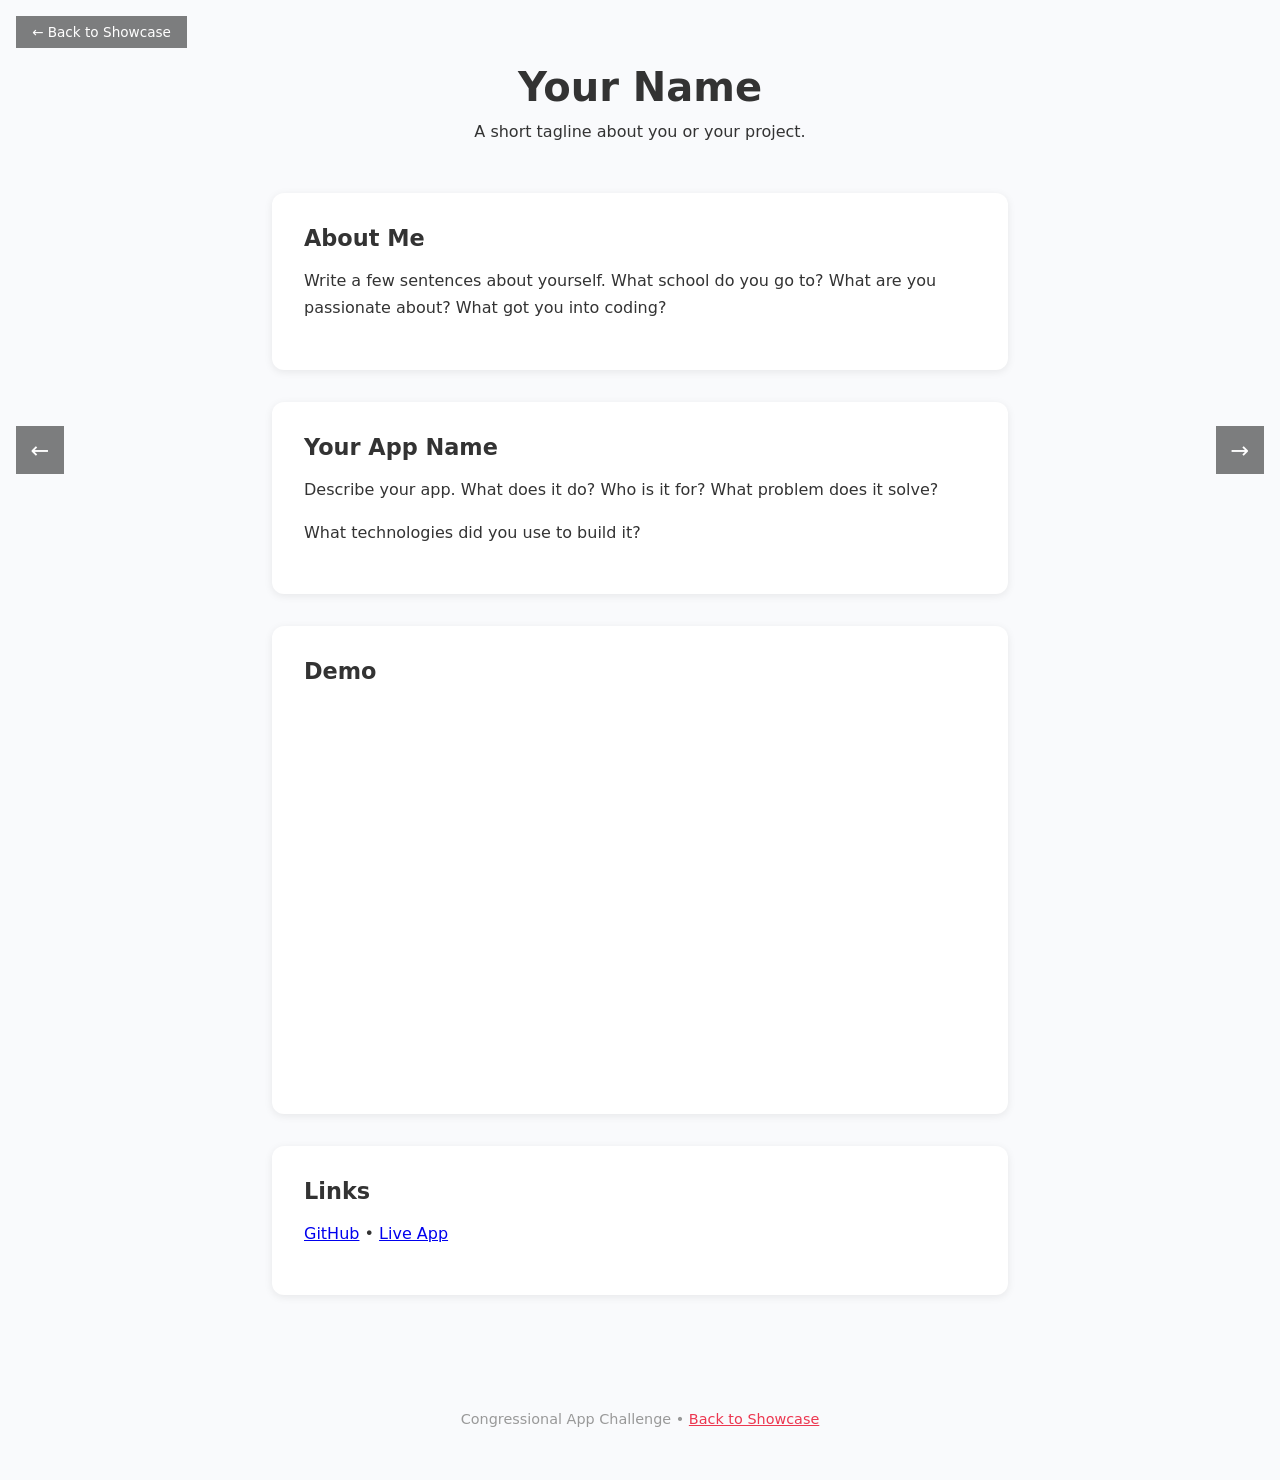
<file: template/index.html>
<!DOCTYPE html>
<html lang="en">
<head>
  <meta charset="UTF-8">
  <meta name="viewport" content="width=device-width, initial-scale=1.0">

  <!-- TODO: Change the title to your app name and your name -->
  <title>My App Name | Your Name</title>

  <!-- Shared styles — gives you navigation arrows and Hack Club CSS variables -->
  <link rel="stylesheet" href="../../assets/css/shared.css">

  <style>
    /*
     * TODO: Add your custom styles here. Go wild — this is YOUR page!
     *
     * You can use Hack Club colors with CSS variables:
     *   var(--hc-red)    → #ec3750
     *   var(--hc-orange) → #ff8c37
     *   var(--hc-yellow) → #f1c40f
     *   var(--hc-green)  → #33d6a6
     *   var(--hc-cyan)   → #5bc0de
     *   var(--hc-blue)   → #338eda
     *   var(--hc-purple) → #a633d6
     *
     * Or use completely your own palette. It's up to you!
     */

    * { box-sizing: border-box; margin: 0; padding: 0; }

    body {
      font-family: system-ui, -apple-system, sans-serif;
      color: #333;
      background: #f9fafc;
      min-height: 100vh;
    }

    .container {
      max-width: 800px;
      margin: 0 auto;
      padding: 4rem 2rem 3rem;
    }

    header { text-align: center; margin-bottom: 3rem; }
    header h1 { font-size: 2.5rem; margin-bottom: 0.5rem; }

    section {
      background: white;
      border-radius: 12px;
      padding: 2rem;
      margin-bottom: 2rem;
      box-shadow: 0 2px 8px rgba(0,0,0,0.08);
    }

    h2 { font-size: 1.4rem; margin-bottom: 1rem; }
    p { line-height: 1.7; margin-bottom: 1rem; }

    .video iframe {
      width: 100%;
      aspect-ratio: 16 / 9;
      border: none;
      border-radius: 8px;
    }

    footer {
      text-align: center;
      padding: 2rem;
      color: #999;
      font-size: 0.9rem;
    }

    footer a { color: var(--hc-red); }
  </style>
</head>
<body>
  <!-- Back button — links to the main showcase -->
  <a href="../../" class="back-to-showcase">&larr; Back to Showcase</a>

  <div class="container">
    <header>
      <!-- TODO: Replace with your name -->
      <h1>Your Name</h1>
      <!-- TODO: Write a short tagline about yourself -->
      <p>A short tagline about you or your project.</p>
    </header>

    <section>
      <!-- TODO: Tell us about yourself -->
      <h2>About Me</h2>
      <p>Write a few sentences about yourself. What school do you go to? What are you passionate about? What got you into coding?</p>
    </section>

    <section>
      <!-- TODO: Tell us about your app -->
      <h2>Your App Name</h2>
      <p>Describe your app. What does it do? Who is it for? What problem does it solve?</p>
      <p>What technologies did you use to build it?</p>
    </section>

    <section class="video">
      <!-- TODO: Replace YOUR_VIDEO_ID with your YouTube video ID.
           For example, if your video URL is https://www.youtube.com/watch?v=abc123
           then your video ID is "abc123" -->
      <h2>Demo</h2>
      <iframe
        src="https://www.youtube.com/embed/YOUR_VIDEO_ID"
        title="App Demo Video"
        allow="accelerometer; autoplay; clipboard-write; encrypted-media; gyroscope; picture-in-picture"
        allowfullscreen>
      </iframe>

      <!-- Alternative: Self-hosted video (NOT recommended — use YouTube/Vimeo instead
           to avoid bloating the repository)
      <video controls width="100%">
        <source src="assets/demo.mp4" type="video/mp4">
        Your browser does not support the video element.
      </video>
      -->
    </section>

    <section>
      <!-- TODO: Add any relevant links -->
      <h2>Links</h2>
      <p>
        <a href="https://github.com/yourusername/yourrepo">GitHub</a> &bull;
        <a href="https://yourapp.com">Live App</a>
      </p>
    </section>
  </div>

  <footer>
    <p>Congressional App Challenge &bull; <a href="../../">Back to Showcase</a></p>
  </footer>

  <!-- Navigation script — enables arrow key navigation. Do NOT remove this. -->
  <script src="../../assets/js/nav.js" data-root="../../"></script>
</body>
</html>
</file>
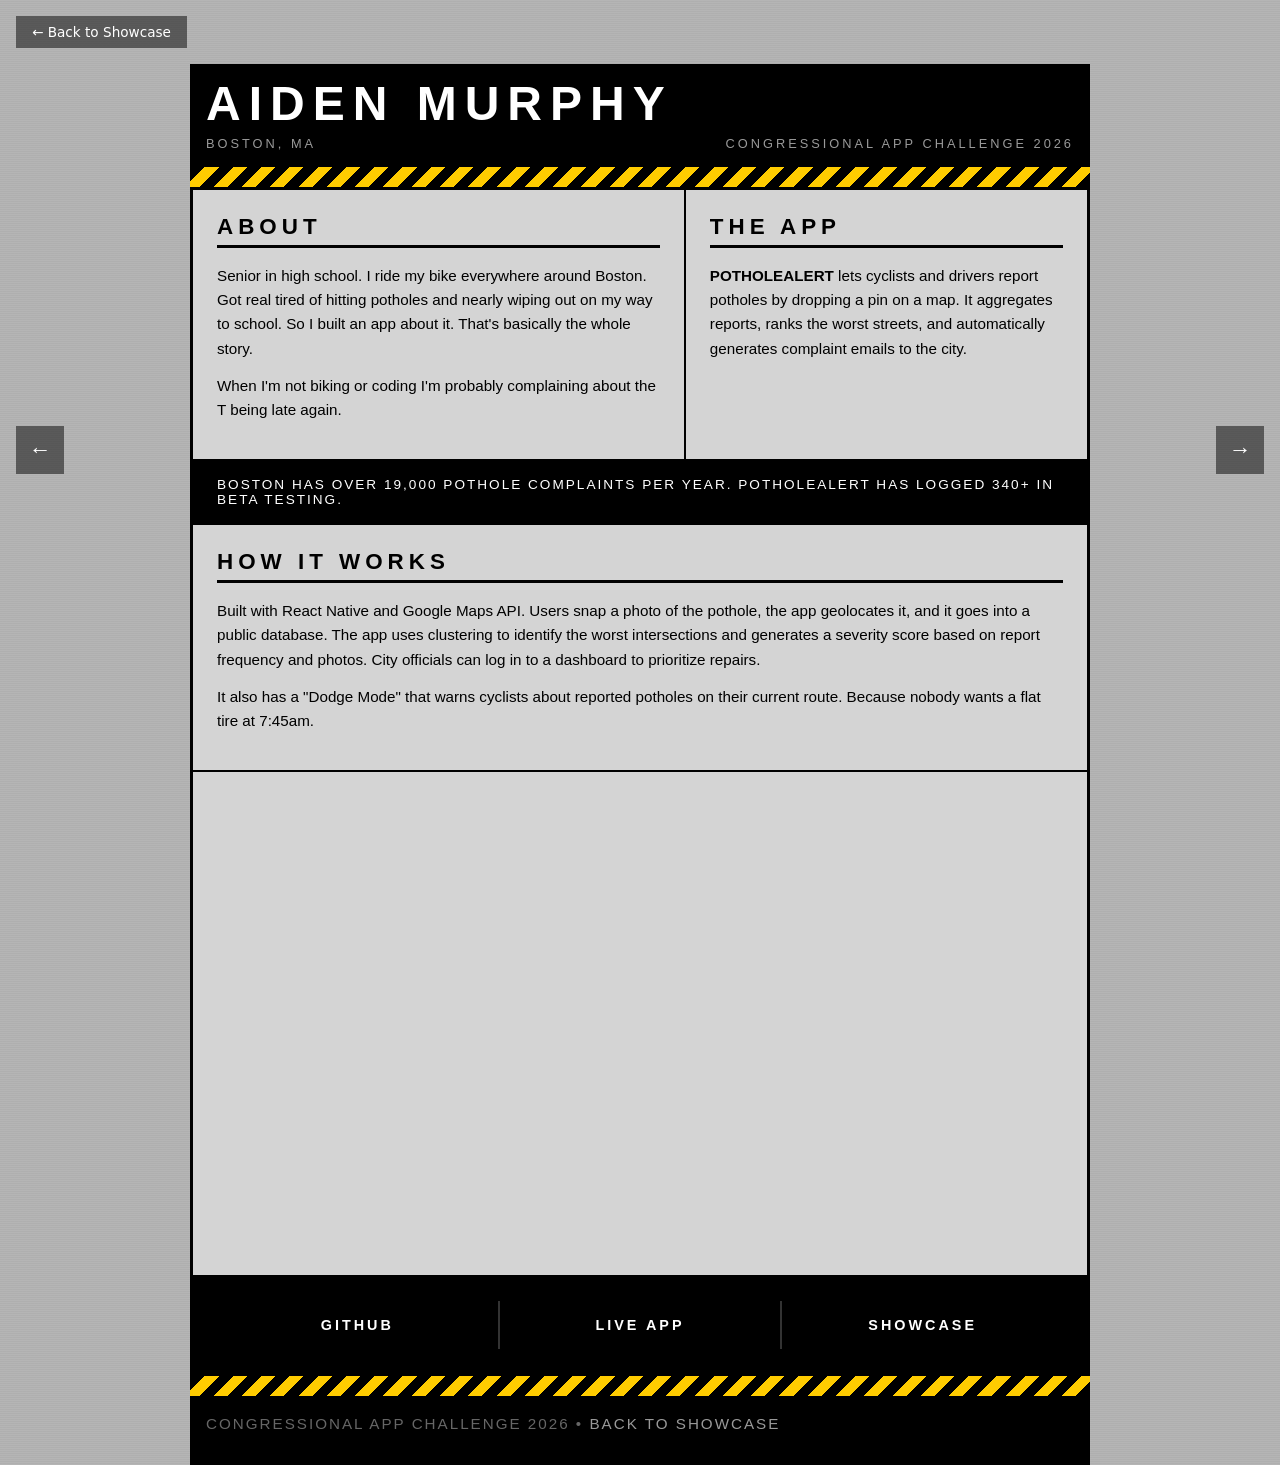
<file: sites/aiden-murphy/index.html>
<!DOCTYPE html>
<html lang="en">
<head>
  <meta charset="UTF-8">
  <meta name="viewport" content="width=device-width, initial-scale=1.0">
  <title>PotholeAlert | Aiden Murphy</title>
  <link rel="stylesheet" href="../../assets/css/shared.css">
  <style>
    * { box-sizing: border-box; margin: 0; padding: 0; }

    body {
      font-family: 'Arial', 'Helvetica', sans-serif;
      color: #000;
      background: #b5b5b5;
      min-height: 100vh;
      background-image:
        repeating-linear-gradient(
          0deg,
          transparent,
          transparent 1px,
          rgba(0,0,0,0.03) 1px,
          rgba(0,0,0,0.03) 2px
        );
    }

    .container {
      max-width: 900px;
      margin: 0 auto;
      padding: 4rem 0 0;
    }

    header {
      background: #000;
      color: #fff;
      padding: 1rem;
      border: none;
    }

    header h1 {
      font-size: 3rem;
      text-transform: uppercase;
      letter-spacing: 8px;
      font-weight: 900;
      margin: 0;
      line-height: 1;
    }

    .header-sub {
      display: flex;
      justify-content: space-between;
      text-transform: uppercase;
      font-size: 0.8rem;
      letter-spacing: 3px;
      margin-top: 0.5rem;
      color: #999;
    }

    /* Brutalist table layout */
    .content-table {
      width: 100%;
      border-collapse: collapse;
      border: 3px solid #000;
    }

    .content-table td {
      border: 2px solid #000;
      padding: 0;
      vertical-align: top;
      background: #d4d4d4;
    }

    .content-table td .inner {
      padding: 1.5rem;
    }

    h2 {
      font-size: 1.4rem;
      text-transform: uppercase;
      letter-spacing: 5px;
      font-weight: 900;
      margin-bottom: 1rem;
      border-bottom: 3px solid #000;
      padding-bottom: 0.3rem;
    }

    p {
      line-height: 1.6;
      margin-bottom: 0.8rem;
      font-size: 0.95rem;
    }

    .full-width {
      width: 100%;
    }

    .video-cell .inner {
      padding: 0 !important;
    }

    .video-cell iframe {
      width: 100%;
      aspect-ratio: 16 / 9;
      border: none;
      display: block;
    }

    .fact-box {
      background: #000;
      color: #fff;
      padding: 1rem 1.5rem;
      text-transform: uppercase;
      font-size: 0.85rem;
      letter-spacing: 2px;
      margin: 0;
    }

    .links-row {
      background: #000 !important;
    }

    .links-row .inner {
      display: flex;
      gap: 0;
    }

    .links-row a {
      display: block;
      flex: 1;
      padding: 1rem;
      color: #fff;
      text-decoration: none;
      text-transform: uppercase;
      letter-spacing: 3px;
      font-weight: 900;
      font-size: 0.9rem;
      text-align: center;
      border-right: 2px solid #333;
      transition: background 0.1s;
    }

    .links-row a:last-child {
      border-right: none;
    }

    .links-row a:hover {
      background: #333;
    }

    .warning-stripe {
      height: 20px;
      background: repeating-linear-gradient(
        -45deg,
        #000,
        #000 10px,
        #ffcc00 10px,
        #ffcc00 20px
      );
    }

    footer {
      text-align: left;
      padding: 1rem;
      color: #666;
      font-size: 0.8rem;
      text-transform: uppercase;
      letter-spacing: 2px;
      background: #000;
      max-width: 900px;
      margin: 0 auto;
    }

    footer a {
      color: #999;
      text-decoration: none;
    }

    footer a:hover {
      color: #fff;
    }

    @media (max-width: 600px) {
      .container { padding: 3rem 0 0; }
      header h1 { font-size: 2rem; letter-spacing: 4px; }
      .content-table td { display: block; width: 100% !important; }
    }
  </style>
</head>
<body>
  <a href="../../" class="back-to-showcase">&larr; Back to Showcase</a>

  <div class="container">
    <header>
      <h1>AIDEN MURPHY</h1>
      <div class="header-sub">
        <span>Boston, MA</span>
        <span>Congressional App Challenge 2026</span>
      </div>
    </header>

    <div class="warning-stripe"></div>

    <table class="content-table">
      <tr>
        <td style="width: 55%;">
          <div class="inner">
            <h2>ABOUT</h2>
            <p>Senior in high school. I ride my bike everywhere around Boston. Got real tired of hitting potholes and nearly wiping out on my way to school. So I built an app about it. That's basically the whole story.</p>
            <p>When I'm not biking or coding I'm probably complaining about the T being late again.</p>
          </div>
        </td>
        <td style="width: 45%;">
          <div class="inner">
            <h2>THE APP</h2>
            <p><strong>POTHOLEALERT</strong> lets cyclists and drivers report potholes by dropping a pin on a map. It aggregates reports, ranks the worst streets, and automatically generates complaint emails to the city.</p>
          </div>
        </td>
      </tr>
      <tr>
        <td colspan="2">
          <div class="fact-box">
            BOSTON HAS OVER 19,000 POTHOLE COMPLAINTS PER YEAR. POTHOLEALERT HAS LOGGED 340+ IN BETA TESTING.
          </div>
        </td>
      </tr>
      <tr>
        <td colspan="2">
          <div class="inner">
            <h2>HOW IT WORKS</h2>
            <p>Built with React Native and Google Maps API. Users snap a photo of the pothole, the app geolocates it, and it goes into a public database. The app uses clustering to identify the worst intersections and generates a severity score based on report frequency and photos. City officials can log in to a dashboard to prioritize repairs.</p>
            <p>It also has a "Dodge Mode" that warns cyclists about reported potholes on their current route. Because nobody wants a flat tire at 7:45am.</p>
          </div>
        </td>
      </tr>
      <tr>
        <td colspan="2" class="video-cell">
          <div class="inner">
            <iframe
              src="https://www.youtube.com/embed/dQw4w9WgXcQ"
              title="PotholeAlert Demo Video"
              allow="accelerometer; autoplay; clipboard-write; encrypted-media; gyroscope; picture-in-picture"
              allowfullscreen>
            </iframe>
          </div>
        </td>
      </tr>
      <tr>
        <td colspan="2" class="links-row">
          <div class="inner">
            <a href="https://github.com">GITHUB</a>
            <a href="https://example.com">LIVE APP</a>
            <a href="../../">SHOWCASE</a>
          </div>
        </td>
      </tr>
    </table>

    <div class="warning-stripe"></div>
  </div>

  <footer>
    <p>Congressional App Challenge 2026 &bull; <a href="../../">Back to Showcase</a></p>
  </footer>

  <script src="../../assets/js/nav.js" data-root="../../"></script>
</body>
</html>
</file>
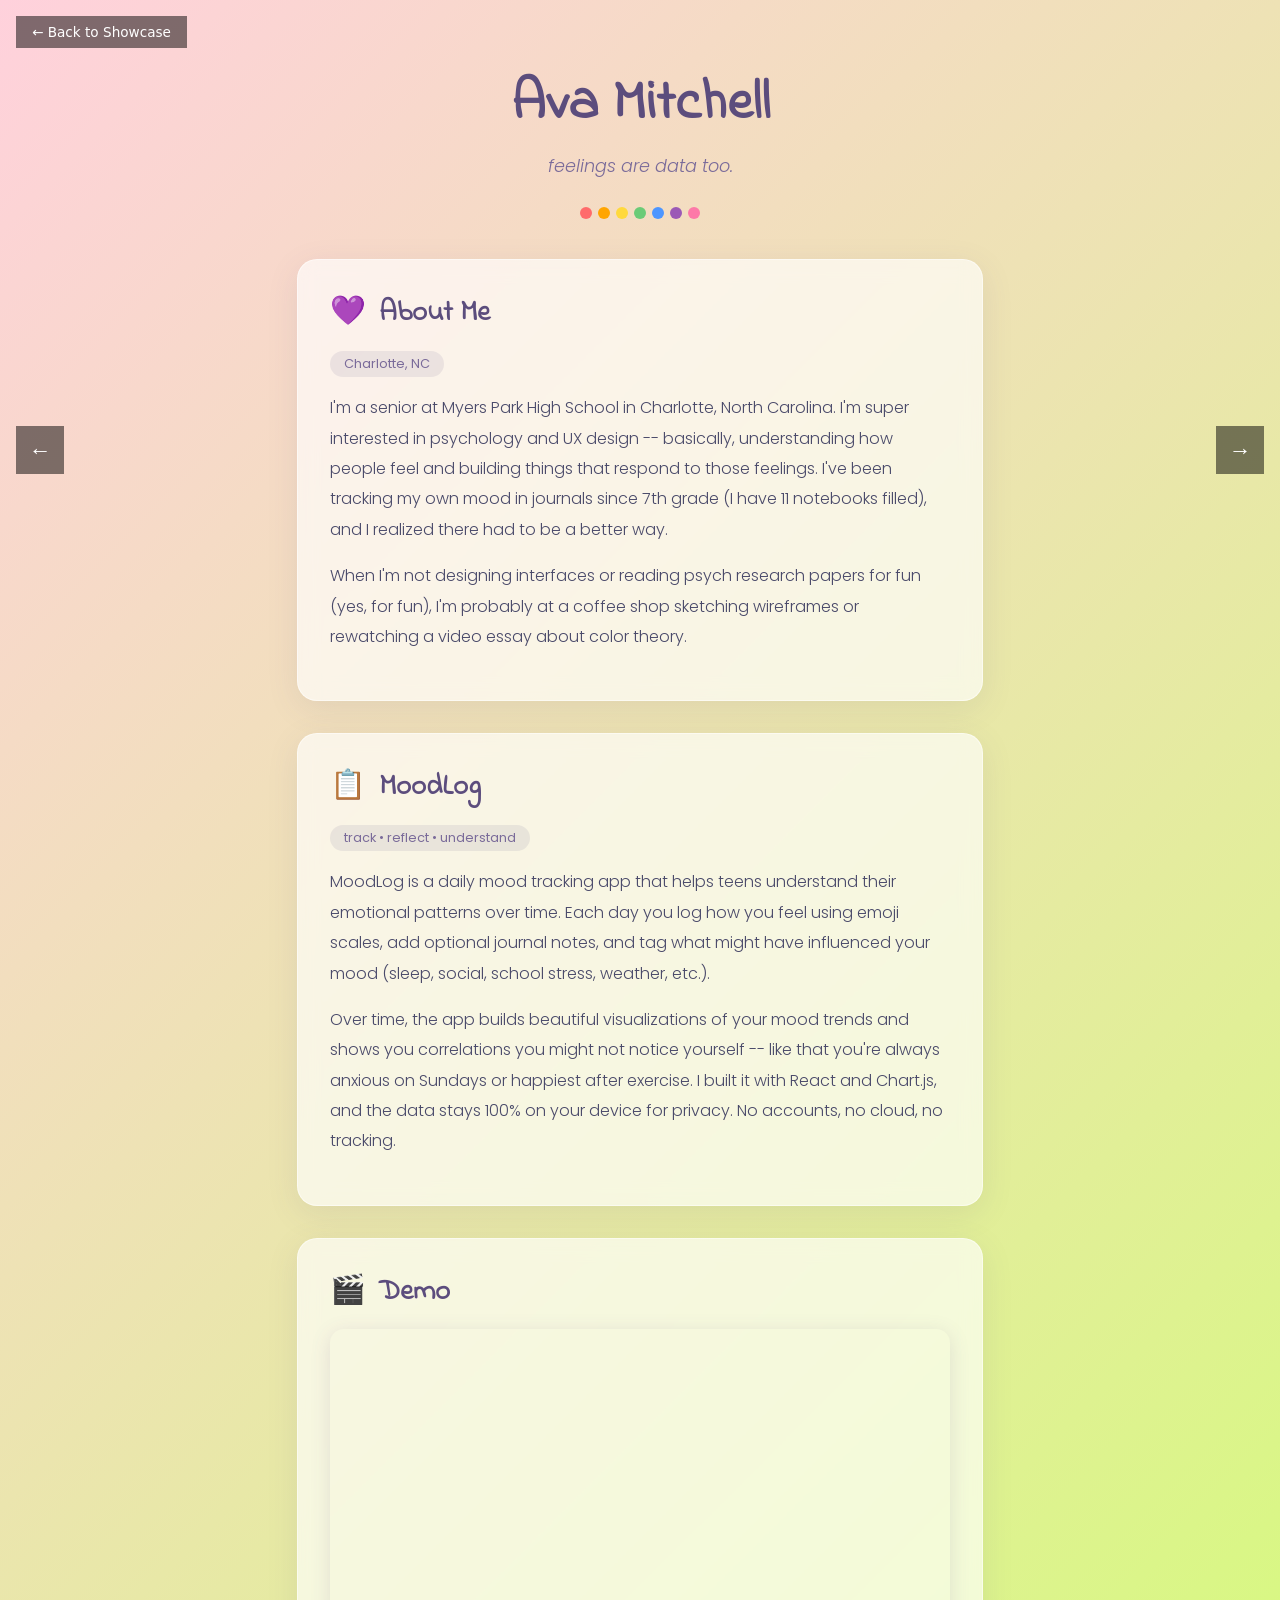
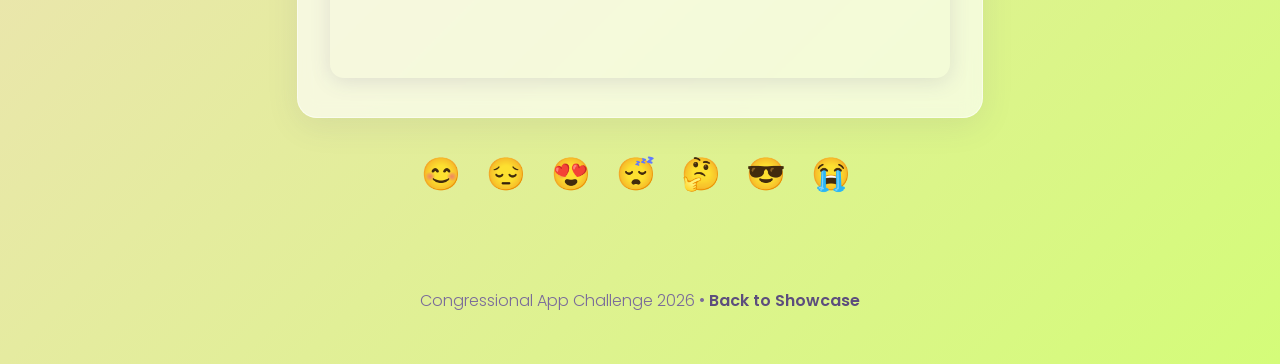
<file: sites/ava-mitchell/index.html>
<!DOCTYPE html>
<html lang="en">
<head>
  <meta charset="UTF-8">
  <meta name="viewport" content="width=device-width, initial-scale=1.0">
  <title>MoodLog | Ava Mitchell</title>
  <link rel="stylesheet" href="../../assets/css/shared.css">
  <style>
    @import url('https://fonts.googleapis.com/css2?family=Indie+Flower&family=Poppins:wght@300;400;600&display=swap');

    * { box-sizing: border-box; margin: 0; padding: 0; }

    body {
      font-family: 'Poppins', sans-serif;
      font-weight: 300;
      color: #4a4a6a;
      min-height: 100vh;
      background: linear-gradient(-45deg, #ffd1dc, #c3b1e1, #a2d2ff, #d4fc79, #ffd1dc);
      background-size: 400% 400%;
      animation: gradientShift 15s ease infinite;
    }

    @keyframes gradientShift {
      0% { background-position: 0% 50%; }
      25% { background-position: 50% 0%; }
      50% { background-position: 100% 50%; }
      75% { background-position: 50% 100%; }
      100% { background-position: 0% 50%; }
    }

    .container {
      max-width: 750px;
      margin: 0 auto;
      padding: 4rem 2rem 3rem;
    }

    header {
      text-align: center;
      margin-bottom: 2.5rem;
    }

    header h1 {
      font-family: 'Indie Flower', cursive;
      font-size: 3.5rem;
      color: #5c4d7d;
      margin-bottom: 0.3rem;
    }

    header .tagline {
      font-size: 1.1rem;
      color: #7a6b9a;
      font-style: italic;
    }

    .mood-emoji-row {
      text-align: center;
      font-size: 2rem;
      margin: 1rem 0 0.5rem;
      letter-spacing: 8px;
    }

    .journal-card {
      background: rgba(255, 255, 255, 0.65);
      backdrop-filter: blur(10px);
      border-radius: 20px;
      padding: 2rem;
      margin-bottom: 2rem;
      border: 1px solid rgba(255, 255, 255, 0.5);
      box-shadow: 0 8px 32px rgba(92, 77, 125, 0.1);
    }

    h2 {
      font-family: 'Indie Flower', cursive;
      font-size: 1.8rem;
      color: #5c4d7d;
      margin-bottom: 1rem;
    }

    h2 .emoji-icon {
      margin-right: 6px;
    }

    p {
      line-height: 1.9;
      margin-bottom: 1rem;
      font-size: 1rem;
    }

    .date-stamp {
      display: inline-block;
      background: rgba(92, 77, 125, 0.1);
      color: #7a6b9a;
      padding: 4px 14px;
      border-radius: 999px;
      font-size: 0.8rem;
      margin-bottom: 1rem;
      font-weight: 400;
    }

    .video iframe {
      width: 100%;
      aspect-ratio: 16 / 9;
      border: none;
      border-radius: 14px;
      box-shadow: 0 4px 20px rgba(92, 77, 125, 0.15);
    }

    .mood-meter {
      display: flex;
      justify-content: center;
      gap: 6px;
      margin: 1.5rem 0;
    }

    .mood-meter .dot {
      width: 12px;
      height: 12px;
      border-radius: 50%;
      animation: pulse 2s ease-in-out infinite;
    }

    .mood-meter .dot:nth-child(1) { background: #ff6b6b; animation-delay: 0s; }
    .mood-meter .dot:nth-child(2) { background: #ffa502; animation-delay: 0.2s; }
    .mood-meter .dot:nth-child(3) { background: #ffd93d; animation-delay: 0.4s; }
    .mood-meter .dot:nth-child(4) { background: #6bcb77; animation-delay: 0.6s; }
    .mood-meter .dot:nth-child(5) { background: #4d96ff; animation-delay: 0.8s; }
    .mood-meter .dot:nth-child(6) { background: #9b59b6; animation-delay: 1.0s; }
    .mood-meter .dot:nth-child(7) { background: #fd79a8; animation-delay: 1.2s; }

    @keyframes pulse {
      0%, 100% { transform: scale(1); opacity: 0.7; }
      50% { transform: scale(1.5); opacity: 1; }
    }

    footer {
      text-align: center;
      padding: 2rem;
      color: #7a6b9a;
      font-size: 0.9rem;
    }

    footer a {
      color: #5c4d7d;
      text-decoration: none;
      font-weight: 600;
    }

    footer a:hover {
      text-decoration: underline;
    }

    @media (max-width: 600px) {
      .container { padding: 3rem 1rem 2rem; }
      header h1 { font-size: 2.5rem; }
    }
  </style>
</head>
<body>
  <a href="../../" class="back-to-showcase">&larr; Back to Showcase</a>

  <div class="container">
    <header>
      <h1>Ava Mitchell</h1>
      <p class="tagline">feelings are data too.</p>
      <div class="mood-meter">
        <div class="dot"></div><div class="dot"></div><div class="dot"></div>
        <div class="dot"></div><div class="dot"></div><div class="dot"></div>
        <div class="dot"></div>
      </div>
    </header>

    <div class="journal-card">
      <h2><span class="emoji-icon">&#128156;</span> About Me</h2>
      <span class="date-stamp">Charlotte, NC</span>
      <p>I'm a senior at Myers Park High School in Charlotte, North Carolina. I'm super interested in psychology and UX design -- basically, understanding how people feel and building things that respond to those feelings. I've been tracking my own mood in journals since 7th grade (I have 11 notebooks filled), and I realized there had to be a better way.</p>
      <p>When I'm not designing interfaces or reading psych research papers for fun (yes, for fun), I'm probably at a coffee shop sketching wireframes or rewatching a video essay about color theory.</p>
    </div>

    <div class="journal-card">
      <h2><span class="emoji-icon">&#128203;</span> MoodLog</h2>
      <span class="date-stamp">track &bull; reflect &bull; understand</span>
      <p>MoodLog is a daily mood tracking app that helps teens understand their emotional patterns over time. Each day you log how you feel using emoji scales, add optional journal notes, and tag what might have influenced your mood (sleep, social, school stress, weather, etc.).</p>
      <p>Over time, the app builds beautiful visualizations of your mood trends and shows you correlations you might not notice yourself -- like that you're always anxious on Sundays or happiest after exercise. I built it with React and Chart.js, and the data stays 100% on your device for privacy. No accounts, no cloud, no tracking.</p>
    </div>

    <div class="journal-card video">
      <h2><span class="emoji-icon">&#127916;</span> Demo</h2>
      <iframe
        src="https://www.youtube.com/embed/dQw4w9WgXcQ"
        title="MoodLog Demo Video"
        allow="accelerometer; autoplay; clipboard-write; encrypted-media; gyroscope; picture-in-picture"
        allowfullscreen>
      </iframe>
    </div>

    <div class="mood-emoji-row">&#128522; &#128532; &#128525; &#128564; &#129300; &#128526; &#128557;</div>
  </div>

  <footer>
    <p>Congressional App Challenge 2026 &bull; <a href="../../">Back to Showcase</a></p>
  </footer>

  <script src="../../assets/js/nav.js" data-root="../../"></script>
</body>
</html>
</file>
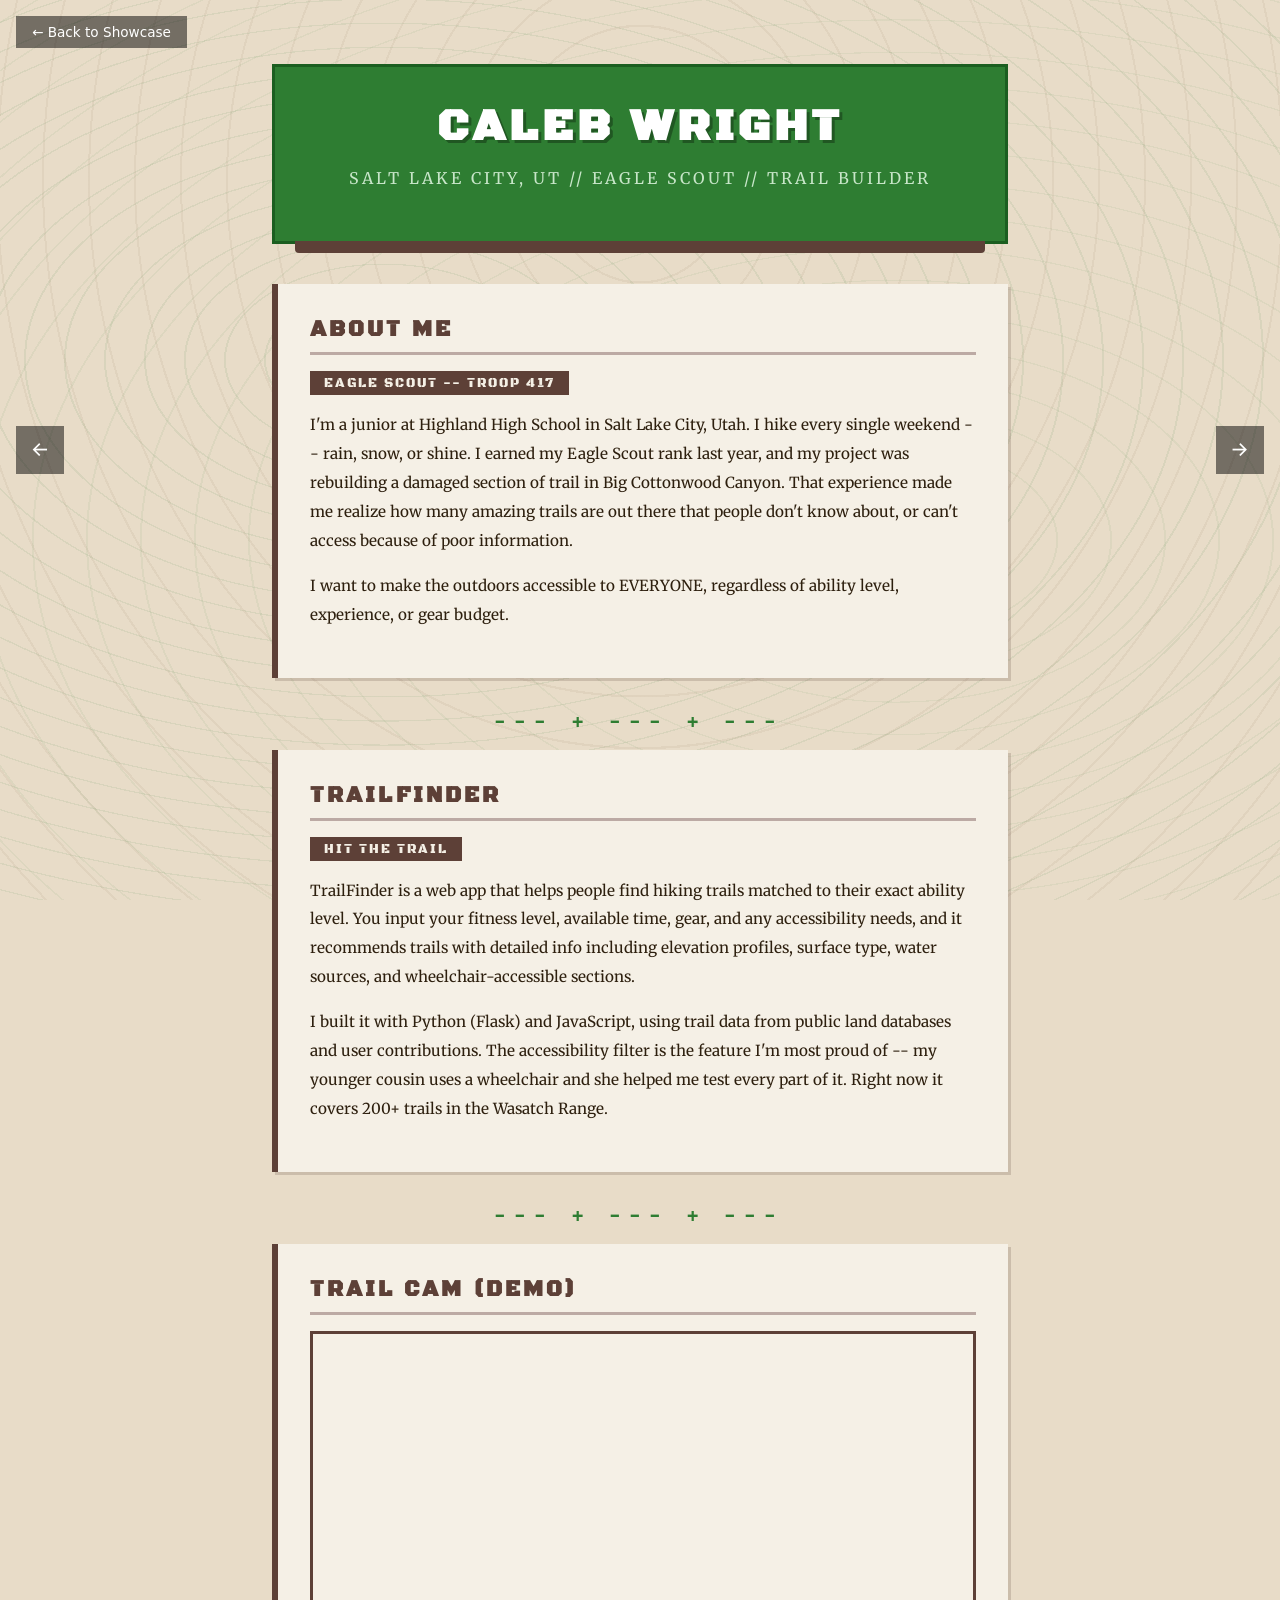
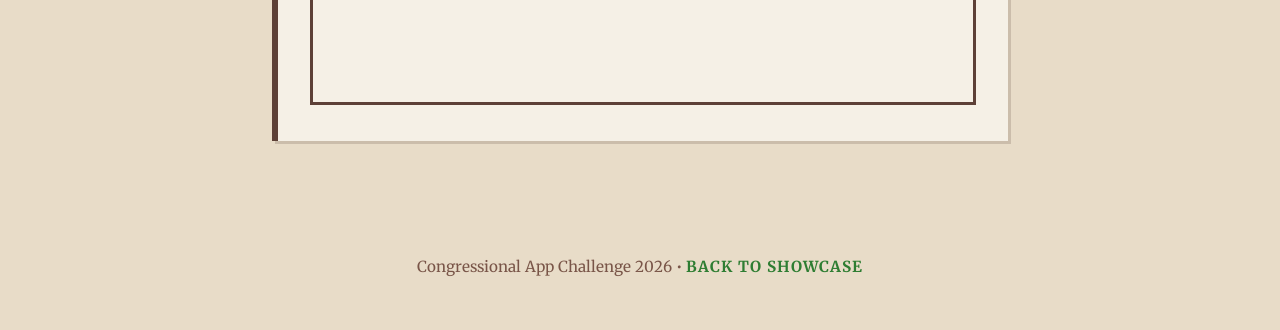
<file: sites/caleb-wright/index.html>
<!DOCTYPE html>
<html lang="en">
<head>
  <meta charset="UTF-8">
  <meta name="viewport" content="width=device-width, initial-scale=1.0">
  <title>TrailFinder | Caleb Wright</title>
  <link rel="stylesheet" href="../../assets/css/shared.css">
  <style>
    @import url('https://fonts.googleapis.com/css2?family=Black+Ops+One&family=Merriweather:wght@400;700&display=swap');

    * { box-sizing: border-box; margin: 0; padding: 0; }

    body {
      font-family: 'Merriweather', serif;
      color: #2d1f0e;
      background: #e8dcc8;
      min-height: 100vh;
      position: relative;
    }

    /* topo map lines effect */
    body::before {
      content: '';
      position: fixed;
      top: 0; left: 0; right: 0; bottom: 0;
      z-index: 0;
      background:
        repeating-radial-gradient(
          ellipse at 30% 40%,
          transparent 0px, transparent 38px,
          rgba(46, 125, 50, 0.08) 38px, rgba(46, 125, 50, 0.08) 40px
        ),
        repeating-radial-gradient(
          ellipse at 70% 60%,
          transparent 0px, transparent 52px,
          rgba(46, 125, 50, 0.06) 52px, rgba(46, 125, 50, 0.06) 54px
        ),
        repeating-radial-gradient(
          ellipse at 50% 20%,
          transparent 0px, transparent 44px,
          rgba(101, 67, 33, 0.06) 44px, rgba(101, 67, 33, 0.06) 46px
        );
      pointer-events: none;
    }

    .container {
      max-width: 800px;
      margin: 0 auto;
      padding: 4rem 2rem 3rem;
      position: relative;
      z-index: 1;
    }

    header {
      text-align: center;
      margin-bottom: 2.5rem;
      background: #2e7d32;
      padding: 2rem;
      border-radius: 0;
      border: 3px solid #1b5e20;
      position: relative;
    }

    header::after {
      content: '';
      position: absolute;
      bottom: -12px;
      left: 20px;
      right: 20px;
      height: 12px;
      background: #5d4037;
      border-radius: 0 0 4px 4px;
    }

    header h1 {
      font-family: 'Black Ops One', cursive;
      font-size: 2.8rem;
      color: #fff;
      text-transform: uppercase;
      letter-spacing: 4px;
      text-shadow: 3px 3px 0 rgba(0,0,0,0.3);
    }

    header .tagline {
      font-size: 1rem;
      color: #c8e6c9;
      text-transform: uppercase;
      letter-spacing: 3px;
      margin-top: 0.5rem;
    }

    .trail-card {
      background: #f5f0e6;
      border-left: 6px solid #2e7d32;
      padding: 2rem;
      margin-bottom: 2rem;
      box-shadow: 3px 3px 0 rgba(93, 64, 55, 0.2);
    }

    .trail-card:nth-child(even) {
      border-left-color: #5d4037;
    }

    h2 {
      font-family: 'Black Ops One', cursive;
      font-size: 1.4rem;
      color: #2e7d32;
      text-transform: uppercase;
      letter-spacing: 3px;
      margin-bottom: 1rem;
      padding-bottom: 0.5rem;
      border-bottom: 3px solid #a5d6a7;
    }

    .trail-card:nth-child(even) h2 {
      color: #5d4037;
      border-bottom-color: #bcaaa4;
    }

    p {
      line-height: 1.9;
      margin-bottom: 1rem;
      font-size: 0.95rem;
    }

    .badge {
      display: inline-block;
      background: #5d4037;
      color: #f5f0e6;
      padding: 4px 14px;
      font-family: 'Black Ops One', cursive;
      font-size: 0.8rem;
      text-transform: uppercase;
      letter-spacing: 2px;
      margin-bottom: 1rem;
    }

    .trail-marker {
      text-align: center;
      font-size: 1.2rem;
      color: #2e7d32;
      margin: 1rem 0;
      letter-spacing: 10px;
      font-family: 'Black Ops One', cursive;
    }

    .video iframe {
      width: 100%;
      aspect-ratio: 16 / 9;
      border: 3px solid #5d4037;
    }

    footer {
      text-align: center;
      padding: 2rem;
      color: #795548;
      font-size: 0.9rem;
      position: relative;
      z-index: 1;
    }

    footer a {
      color: #2e7d32;
      text-decoration: none;
      font-weight: 700;
      text-transform: uppercase;
      letter-spacing: 1px;
    }

    footer a:hover {
      text-decoration: underline;
    }

    @media (max-width: 600px) {
      .container { padding: 3rem 1rem 2rem; }
      header h1 { font-size: 1.8rem; letter-spacing: 2px; }
    }
  </style>
</head>
<body>
  <a href="../../" class="back-to-showcase">&larr; Back to Showcase</a>

  <div class="container">
    <header>
      <h1>CALEB WRIGHT</h1>
      <p class="tagline">Salt Lake City, UT // Eagle Scout // Trail Builder</p>
    </header>

    <div class="trail-card">
      <h2>ABOUT ME</h2>
      <span class="badge">EAGLE SCOUT -- TROOP 417</span>
      <p>I'm a junior at Highland High School in Salt Lake City, Utah. I hike every single weekend -- rain, snow, or shine. I earned my Eagle Scout rank last year, and my project was rebuilding a damaged section of trail in Big Cottonwood Canyon. That experience made me realize how many amazing trails are out there that people don't know about, or can't access because of poor information.</p>
      <p>I want to make the outdoors accessible to EVERYONE, regardless of ability level, experience, or gear budget.</p>
    </div>

    <div class="trail-marker">--- + --- + ---</div>

    <div class="trail-card">
      <h2>TRAILFINDER</h2>
      <span class="badge">HIT THE TRAIL</span>
      <p>TrailFinder is a web app that helps people find hiking trails matched to their exact ability level. You input your fitness level, available time, gear, and any accessibility needs, and it recommends trails with detailed info including elevation profiles, surface type, water sources, and wheelchair-accessible sections.</p>
      <p>I built it with Python (Flask) and JavaScript, using trail data from public land databases and user contributions. The accessibility filter is the feature I'm most proud of -- my younger cousin uses a wheelchair and she helped me test every part of it. Right now it covers 200+ trails in the Wasatch Range.</p>
    </div>

    <div class="trail-marker">--- + --- + ---</div>

    <div class="trail-card video">
      <h2>TRAIL CAM (DEMO)</h2>
      <iframe
        src="https://www.youtube.com/embed/dQw4w9WgXcQ"
        title="TrailFinder Demo Video"
        allow="accelerometer; autoplay; clipboard-write; encrypted-media; gyroscope; picture-in-picture"
        allowfullscreen>
      </iframe>
    </div>
  </div>

  <footer>
    <p>Congressional App Challenge 2026 &bull; <a href="../../">Back to Showcase</a></p>
  </footer>

  <script src="../../assets/js/nav.js" data-root="../../"></script>
</body>
</html>
</file>
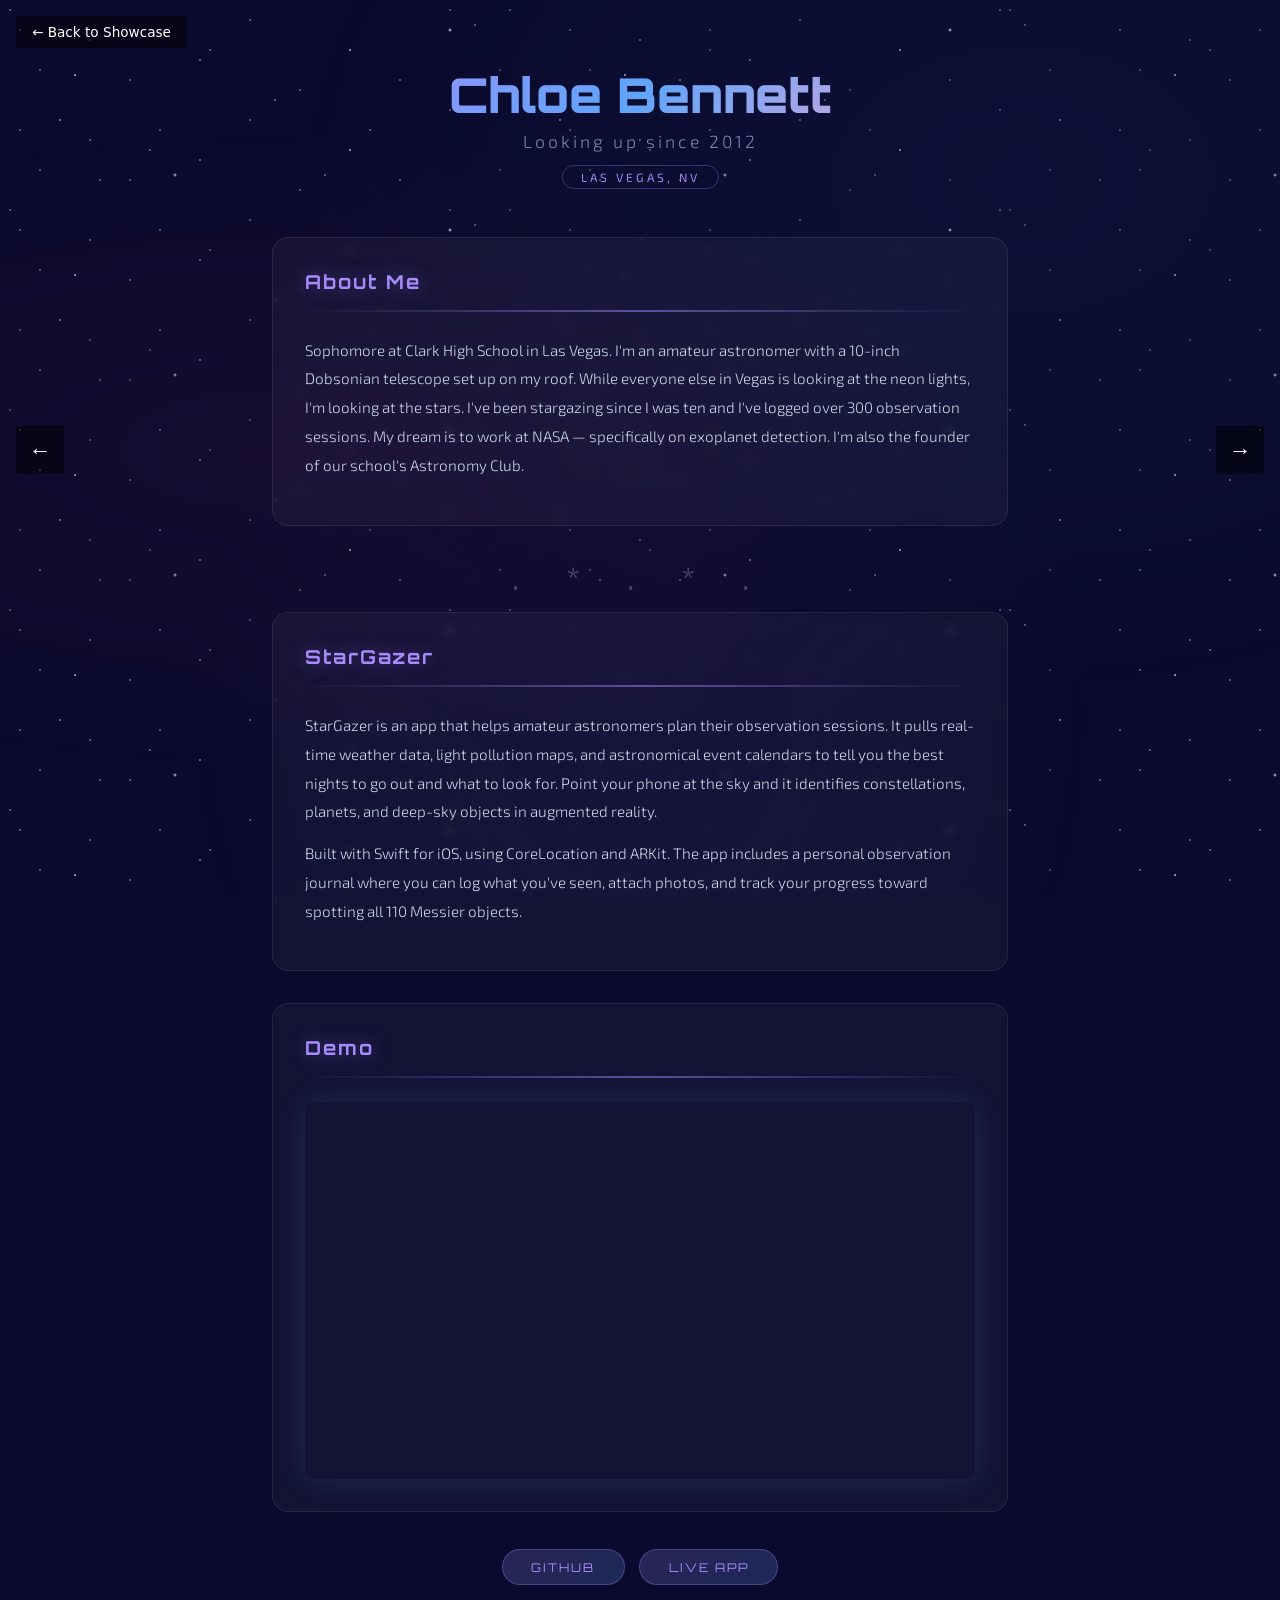
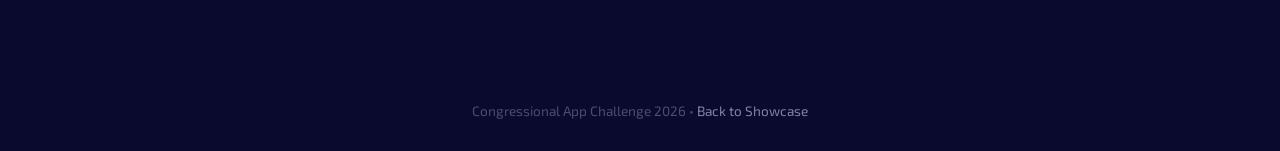
<file: sites/chloe-bennett/index.html>
<!DOCTYPE html>
<html lang="en">
<head>
  <meta charset="UTF-8">
  <meta name="viewport" content="width=device-width, initial-scale=1.0">
  <title>StarGazer | Chloe Bennett</title>
  <link rel="stylesheet" href="../../assets/css/shared.css">
  <style>
    @import url('https://fonts.googleapis.com/css2?family=Orbitron:wght@400;700;900&family=Exo+2:wght@300;400&display=swap');

    * { box-sizing: border-box; margin: 0; padding: 0; }

    body {
      font-family: 'Exo 2', sans-serif;
      background: #0a0a2e;
      color: #c8d6e5;
      min-height: 100vh;
      overflow-x: hidden;
      position: relative;
    }

    /* Twinkling stars */
    .stars, .stars2, .stars3 {
      position: fixed;
      top: 0;
      left: 0;
      width: 100%;
      height: 100%;
      pointer-events: none;
      z-index: 0;
    }

    .stars {
      background: radial-gradient(1px 1px at 20px 30px, #fff, transparent),
                  radial-gradient(1px 1px at 40px 70px, #fff, transparent),
                  radial-gradient(1px 1px at 90px 40px, #fff, transparent),
                  radial-gradient(1px 1px at 130px 80px, #fff, transparent),
                  radial-gradient(1px 1px at 160px 30px, #fff, transparent),
                  radial-gradient(1.5px 1.5px at 200px 60px, #aad, transparent),
                  radial-gradient(1px 1px at 250px 20px, #fff, transparent),
                  radial-gradient(1px 1px at 300px 90px, #fff, transparent),
                  radial-gradient(1.5px 1.5px at 350px 50px, #fff, transparent),
                  radial-gradient(1px 1px at 400px 80px, #fff, transparent),
                  radial-gradient(1px 1px at 450px 10px, #fff, transparent),
                  radial-gradient(1px 1px at 500px 70px, #ddf, transparent);
      background-size: 550px 100px;
      animation: twinkle 4s ease-in-out infinite alternate;
    }

    .stars2 {
      background: radial-gradient(1px 1px at 10px 10px, #fff, transparent),
                  radial-gradient(1px 1px at 150px 150px, #fff, transparent),
                  radial-gradient(1.5px 1.5px at 60px 120px, #bbf, transparent),
                  radial-gradient(1px 1px at 210px 50px, #fff, transparent),
                  radial-gradient(1px 1px at 370px 130px, #fff, transparent),
                  radial-gradient(2px 2px at 450px 30px, #eef, transparent),
                  radial-gradient(1px 1px at 100px 180px, #fff, transparent);
      background-size: 500px 200px;
      animation: twinkle 6s ease-in-out infinite alternate-reverse;
    }

    .stars3 {
      background: radial-gradient(1.5px 1.5px at 75px 75px, #fff, transparent),
                  radial-gradient(1px 1px at 275px 100px, #fff, transparent),
                  radial-gradient(2px 2px at 175px 175px, #ccf, transparent),
                  radial-gradient(1px 1px at 475px 25px, #fff, transparent),
                  radial-gradient(1px 1px at 325px 175px, #fff, transparent);
      background-size: 550px 200px;
      animation: twinkle 5s ease-in-out 1s infinite alternate;
    }

    @keyframes twinkle {
      0% { opacity: 0.5; }
      100% { opacity: 1; }
    }

    .nebula {
      position: fixed;
      top: 0; left: 0; right: 0; bottom: 0;
      background:
        radial-gradient(ellipse at 20% 50%, rgba(88, 24, 69, 0.15) 0%, transparent 50%),
        radial-gradient(ellipse at 80% 20%, rgba(25, 42, 86, 0.2) 0%, transparent 50%),
        radial-gradient(ellipse at 50% 80%, rgba(40, 20, 80, 0.15) 0%, transparent 50%);
      pointer-events: none;
      z-index: 0;
    }

    .container {
      max-width: 800px;
      margin: 0 auto;
      padding: 4rem 2rem 3rem;
      position: relative;
      z-index: 1;
    }

    header {
      text-align: center;
      margin-bottom: 3rem;
    }

    header h1 {
      font-family: 'Orbitron', sans-serif;
      font-size: 3rem;
      font-weight: 900;
      background: linear-gradient(135deg, #a78bfa, #60a5fa, #f9a8d4);
      -webkit-background-clip: text;
      -webkit-text-fill-color: transparent;
      background-clip: text;
      text-shadow: none;
      margin-bottom: 0.3rem;
    }

    header .tagline {
      font-weight: 300;
      font-size: 1.1rem;
      color: #7c83a8;
      letter-spacing: 3px;
    }

    header .location {
      display: inline-block;
      margin-top: 0.8rem;
      padding: 4px 18px;
      font-size: 0.75rem;
      color: #a78bfa;
      border: 1px solid rgba(167,139,250,0.3);
      border-radius: 999px;
      letter-spacing: 3px;
      text-transform: uppercase;
    }

    .section {
      background: rgba(255,255,255,0.04);
      border: 1px solid rgba(255,255,255,0.08);
      border-radius: 16px;
      padding: 2rem;
      margin-bottom: 2rem;
      backdrop-filter: blur(4px);
    }

    .section h2 {
      font-family: 'Orbitron', sans-serif;
      font-size: 1.2rem;
      color: #a78bfa;
      margin-bottom: 1rem;
      letter-spacing: 2px;
      text-shadow: 0 0 20px rgba(167,139,250,0.4);
    }

    .section p {
      line-height: 1.9;
      font-size: 0.95rem;
      font-weight: 300;
      margin-bottom: 0.8rem;
    }

    .glow-divider {
      height: 2px;
      background: linear-gradient(90deg, transparent, rgba(167,139,250,0.5), transparent);
      margin: 0.5rem 0 1.5rem;
      border-radius: 2px;
    }

    .planet-decoration {
      text-align: center;
      font-size: 2rem;
      margin: 1rem 0;
      opacity: 0.3;
      letter-spacing: 20px;
    }

    .video-wrapper iframe {
      width: 100%;
      aspect-ratio: 16 / 9;
      border: none;
      border-radius: 8px;
      display: block;
      box-shadow: 0 0 30px rgba(96, 165, 250, 0.15);
    }

    .links {
      text-align: center;
      margin-bottom: 2rem;
    }

    .links a {
      display: inline-block;
      padding: 0.6rem 1.8rem;
      margin: 0.3rem;
      background: linear-gradient(135deg, rgba(167,139,250,0.2), rgba(96,165,250,0.2));
      color: #a78bfa;
      text-decoration: none;
      font-family: 'Orbitron', sans-serif;
      font-size: 0.75rem;
      letter-spacing: 2px;
      text-transform: uppercase;
      border: 1px solid rgba(167,139,250,0.3);
      border-radius: 999px;
      transition: all 0.3s;
    }

    .links a:hover {
      background: rgba(167,139,250,0.3);
      box-shadow: 0 0 20px rgba(167,139,250,0.3);
      color: #ffffff;
    }

    footer {
      text-align: center;
      padding: 2rem;
      color: #4a4e6a;
      font-size: 0.85rem;
    }

    footer a {
      color: #7c83a8;
      text-decoration: none;
    }

    footer a:hover {
      color: #a78bfa;
    }

    @media (max-width: 600px) {
      .container { padding: 3rem 1rem 2rem; }
      header h1 { font-size: 2rem; }
    }
  </style>
</head>
<body>
  <div class="stars"></div>
  <div class="stars2"></div>
  <div class="stars3"></div>
  <div class="nebula"></div>

  <a href="../../" class="back-to-showcase">&larr; Back to Showcase</a>

  <div class="container">
    <header>
      <h1>Chloe Bennett</h1>
      <p class="tagline">Looking up since 2012</p>
      <span class="location">Las Vegas, NV</span>
    </header>

    <div class="section">
      <h2>About Me</h2>
      <div class="glow-divider"></div>
      <p>Sophomore at Clark High School in Las Vegas. I'm an amateur astronomer with a 10-inch Dobsonian telescope set up on my roof. While everyone else in Vegas is looking at the neon lights, I'm looking at the stars. I've been stargazing since I was ten and I've logged over 300 observation sessions. My dream is to work at NASA — specifically on exoplanet detection. I'm also the founder of our school's Astronomy Club.</p>
    </div>

    <div class="planet-decoration">. * . * .</div>

    <div class="section">
      <h2>StarGazer</h2>
      <div class="glow-divider"></div>
      <p>StarGazer is an app that helps amateur astronomers plan their observation sessions. It pulls real-time weather data, light pollution maps, and astronomical event calendars to tell you the best nights to go out and what to look for. Point your phone at the sky and it identifies constellations, planets, and deep-sky objects in augmented reality.</p>
      <p>Built with Swift for iOS, using CoreLocation and ARKit. The app includes a personal observation journal where you can log what you've seen, attach photos, and track your progress toward spotting all 110 Messier objects.</p>
    </div>

    <div class="section">
      <h2>Demo</h2>
      <div class="glow-divider"></div>
      <div class="video-wrapper">
        <iframe
          src="https://www.youtube.com/embed/dQw4w9WgXcQ"
          title="StarGazer Demo Video"
          allow="accelerometer; autoplay; clipboard-write; encrypted-media; gyroscope; picture-in-picture"
          allowfullscreen>
        </iframe>
      </div>
    </div>

    <div class="links">
      <a href="https://github.com">GitHub</a>
      <a href="https://example.com">Live App</a>
    </div>
  </div>

  <footer>
    <p>Congressional App Challenge 2026 &bull; <a href="../../">Back to Showcase</a></p>
  </footer>

  <script src="../../assets/js/nav.js" data-root="../../"></script>
</body>
</html>
</file>
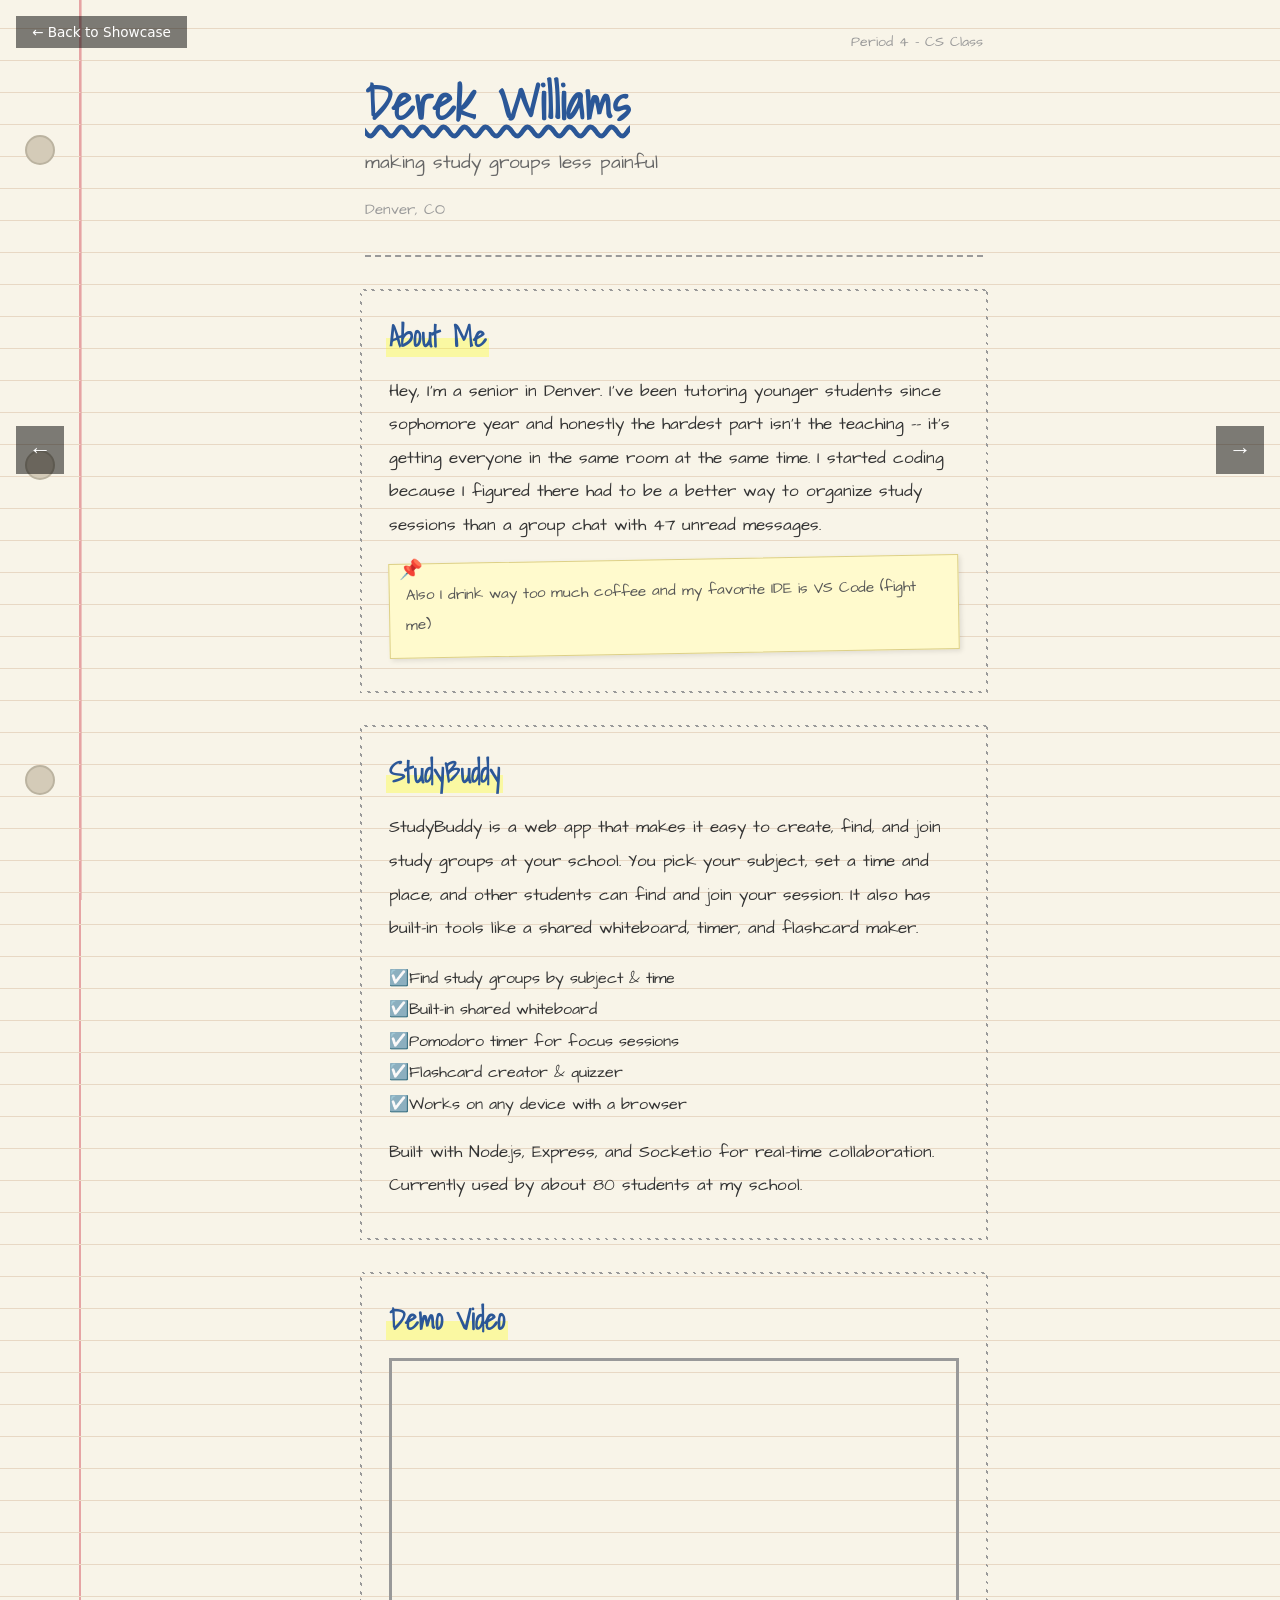
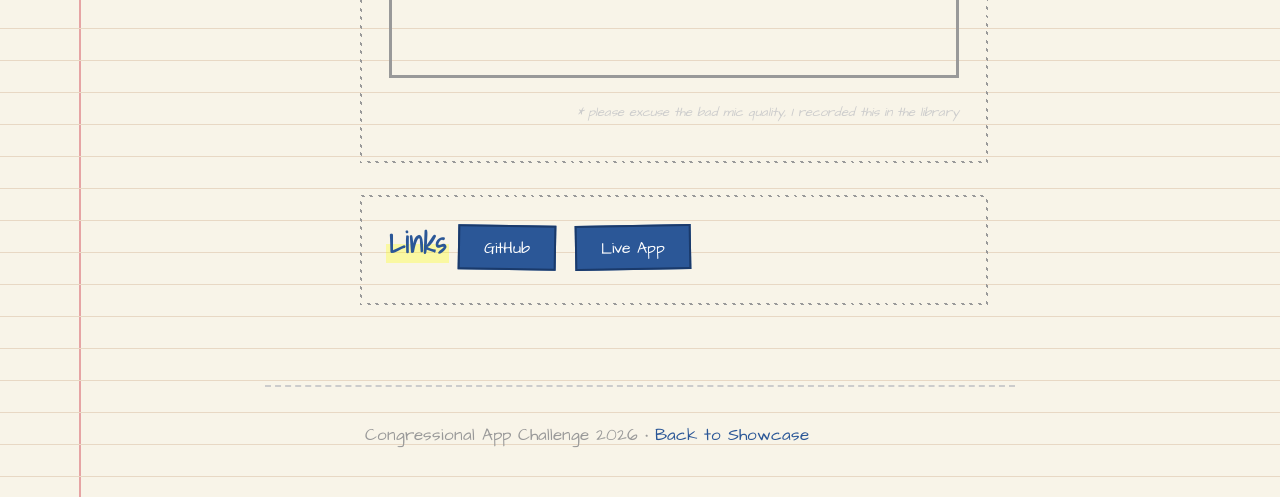
<file: sites/derek-williams/index.html>
<!DOCTYPE html>
<html lang="en">
<head>
  <meta charset="UTF-8">
  <meta name="viewport" content="width=device-width, initial-scale=1.0">
  <title>StudyBuddy | Derek Williams</title>
  <link rel="stylesheet" href="../../assets/css/shared.css">
  <style>
    @import url('https://fonts.googleapis.com/css2?family=Architects+Daughter&family=Shadows+Into+Light&display=swap');

    * { box-sizing: border-box; margin: 0; padding: 0; }

    body {
      font-family: 'Architects Daughter', cursive;
      color: #333;
      min-height: 100vh;
      /* Notebook paper background */
      background-color: #f8f4e8;
      background-image:
        linear-gradient(#e8d8c4 1px, transparent 1px),
        linear-gradient(90deg, transparent 79px, #e6a4a4 79px, #e6a4a4 81px, transparent 81px);
      background-size: 100% 32px, 100% 100%;
      background-position: 0 60px;
    }

    /* Red margin line */
    .margin-line {
      position: fixed;
      top: 0;
      bottom: 0;
      left: 80px;
      width: 2px;
      background: #e6a4a4;
      z-index: 0;
      opacity: 0.6;
    }

    /* Hole punches */
    .holes {
      position: fixed;
      left: 25px;
      top: 0;
      bottom: 0;
      z-index: 0;
    }

    .hole {
      width: 30px;
      height: 30px;
      background: #d4cbb8;
      border-radius: 50%;
      border: 2px solid #bbb3a0;
      position: absolute;
      left: 0;
    }

    .hole:nth-child(1) { top: 15%; }
    .hole:nth-child(2) { top: 50%; }
    .hole:nth-child(3) { top: 85%; }

    .container {
      max-width: 750px;
      margin: 0 auto;
      padding: 4rem 2rem 3rem;
      padding-left: 100px;
      position: relative;
      z-index: 1;
    }

    header {
      text-align: left;
      margin-bottom: 2rem;
      padding-bottom: 1rem;
      border-bottom: 2px dashed #999;
    }

    header h1 {
      font-family: 'Shadows Into Light', cursive;
      font-size: 3rem;
      color: #2b5797;
      margin-bottom: 0.2rem;
      /* Looks like it was written with a pen */
      text-decoration: underline;
      text-decoration-style: wavy;
      text-decoration-color: #2b5797;
      text-underline-offset: 5px;
    }

    .tagline {
      font-size: 1.2rem;
      color: #666;
    }

    .location {
      font-size: 0.95rem;
      color: #999;
      margin-top: 0.2rem;
    }

    .date-corner {
      float: right;
      font-size: 0.9rem;
      color: #999;
      margin-top: -2rem;
    }

    section {
      margin-bottom: 2rem;
      padding: 1.5rem;
      position: relative;
    }

    /* Pencil sketch border */
    section::before {
      content: '';
      position: absolute;
      top: 0;
      left: -5px;
      right: -5px;
      bottom: 0;
      border: 2px solid transparent;
      border-image: repeating-linear-gradient(
        45deg,
        #999 0px,
        #999 2px,
        transparent 2px,
        transparent 6px
      ) 2;
      pointer-events: none;
    }

    h2 {
      font-family: 'Shadows Into Light', cursive;
      font-size: 1.8rem;
      color: #2b5797;
      margin-bottom: 1rem;
      position: relative;
      display: inline-block;
    }

    /* Highlight effect like a marker */
    h2::after {
      content: '';
      position: absolute;
      bottom: 2px;
      left: -3px;
      right: -3px;
      height: 40%;
      background: rgba(255, 255, 0, 0.3);
      z-index: -1;
    }

    p {
      line-height: 2;
      margin-bottom: 0.8rem;
      font-size: 1.05rem;
    }

    .note {
      background: #fffacd;
      border: 1px solid #ddd088;
      padding: 1rem;
      margin: 1rem 0;
      transform: rotate(-1deg);
      box-shadow: 2px 2px 5px rgba(0,0,0,0.1);
    }

    .note::before {
      content: '\1F4CC';
      position: absolute;
      top: -8px;
      left: 10px;
      font-size: 1.2rem;
    }

    .note p {
      margin: 0;
      font-size: 0.95rem;
      color: #555;
    }

    .checkbox-list {
      list-style: none;
      padding: 0;
      margin: 1rem 0;
    }

    .checkbox-list li {
      padding: 0.3rem 0;
      font-size: 1rem;
    }

    .checkbox-list li::before {
      content: '\2611\FE0F ';
    }

    .video {
      position: relative;
    }

    .video iframe {
      width: 100%;
      aspect-ratio: 16 / 9;
      border: 3px solid #999;
      border-radius: 0;
    }

    .links a {
      display: inline-block;
      padding: 0.6rem 1.5rem;
      margin: 0.4rem;
      background: #2b5797;
      color: #fff;
      text-decoration: none;
      font-family: 'Architects Daughter', cursive;
      font-size: 1rem;
      border: 2px solid #1a3a6b;
      transition: all 0.2s;
      transform: rotate(-1deg);
    }

    .links a:nth-child(2) {
      transform: rotate(1deg);
    }

    .links a:hover {
      background: #1a3a6b;
      transform: rotate(0deg) scale(1.05);
    }

    .doodle {
      color: #ccc;
      font-size: 0.8rem;
      text-align: right;
      margin-top: 1rem;
      font-style: italic;
    }

    footer {
      text-align: left;
      padding: 2rem;
      padding-left: 100px;
      color: #999;
      font-size: 0.9rem;
      border-top: 2px dashed #ccc;
      max-width: 750px;
      margin: 0 auto;
    }

    footer a {
      color: #2b5797;
      text-decoration: none;
    }

    footer a:hover {
      text-decoration: underline wavy;
    }

    @media (max-width: 600px) {
      .container { padding: 3rem 1rem 2rem; padding-left: 1rem; }
      .margin-line, .holes { display: none; }
      footer { padding-left: 1rem; }
      header h1 { font-size: 2.2rem; }
    }
  </style>
</head>
<body>
  <div class="margin-line"></div>
  <div class="holes">
    <div class="hole"></div>
    <div class="hole"></div>
    <div class="hole"></div>
  </div>

  <a href="../../" class="back-to-showcase">&larr; Back to Showcase</a>

  <div class="container">
    <header>
      <span class="date-corner">Period 4 - CS Class</span>
      <h1>Derek Williams</h1>
      <p class="tagline">making study groups less painful</p>
      <p class="location">Denver, CO</p>
    </header>

    <section class="about">
      <h2>About Me</h2>
      <p>Hey, I'm a senior in Denver. I've been tutoring younger students since sophomore year and honestly the hardest part isn't the teaching -- it's getting everyone in the same room at the same time. I started coding because I figured there had to be a better way to organize study sessions than a group chat with 47 unread messages.</p>
      <div class="note" style="position: relative;">
        <p>Also I drink way too much coffee and my favorite IDE is VS Code (fight me)</p>
      </div>
    </section>

    <section class="app">
      <h2>StudyBuddy</h2>
      <p>StudyBuddy is a web app that makes it easy to create, find, and join study groups at your school. You pick your subject, set a time and place, and other students can find and join your session. It also has built-in tools like a shared whiteboard, timer, and flashcard maker.</p>
      <ul class="checkbox-list">
        <li>Find study groups by subject & time</li>
        <li>Built-in shared whiteboard</li>
        <li>Pomodoro timer for focus sessions</li>
        <li>Flashcard creator & quizzer</li>
        <li>Works on any device with a browser</li>
      </ul>
      <p>Built with Node.js, Express, and Socket.io for real-time collaboration. Currently used by about 80 students at my school.</p>
    </section>

    <section class="video">
      <h2>Demo Video</h2>
      <iframe
        src="https://www.youtube.com/embed/dQw4w9WgXcQ"
        title="StudyBuddy Demo Video"
        allow="accelerometer; autoplay; clipboard-write; encrypted-media; gyroscope; picture-in-picture"
        allowfullscreen>
      </iframe>
      <p class="doodle">* please excuse the bad mic quality, I recorded this in the library</p>
    </section>

    <section class="links">
      <h2>Links</h2>
      <a href="https://github.com">GitHub</a>
      <a href="https://example.com">Live App</a>
    </section>
  </div>

  <footer>
    <p>Congressional App Challenge 2026 &bull; <a href="../../">Back to Showcase</a></p>
  </footer>

  <script src="../../assets/js/nav.js" data-root="../../"></script>
</body>
</html>
</file>
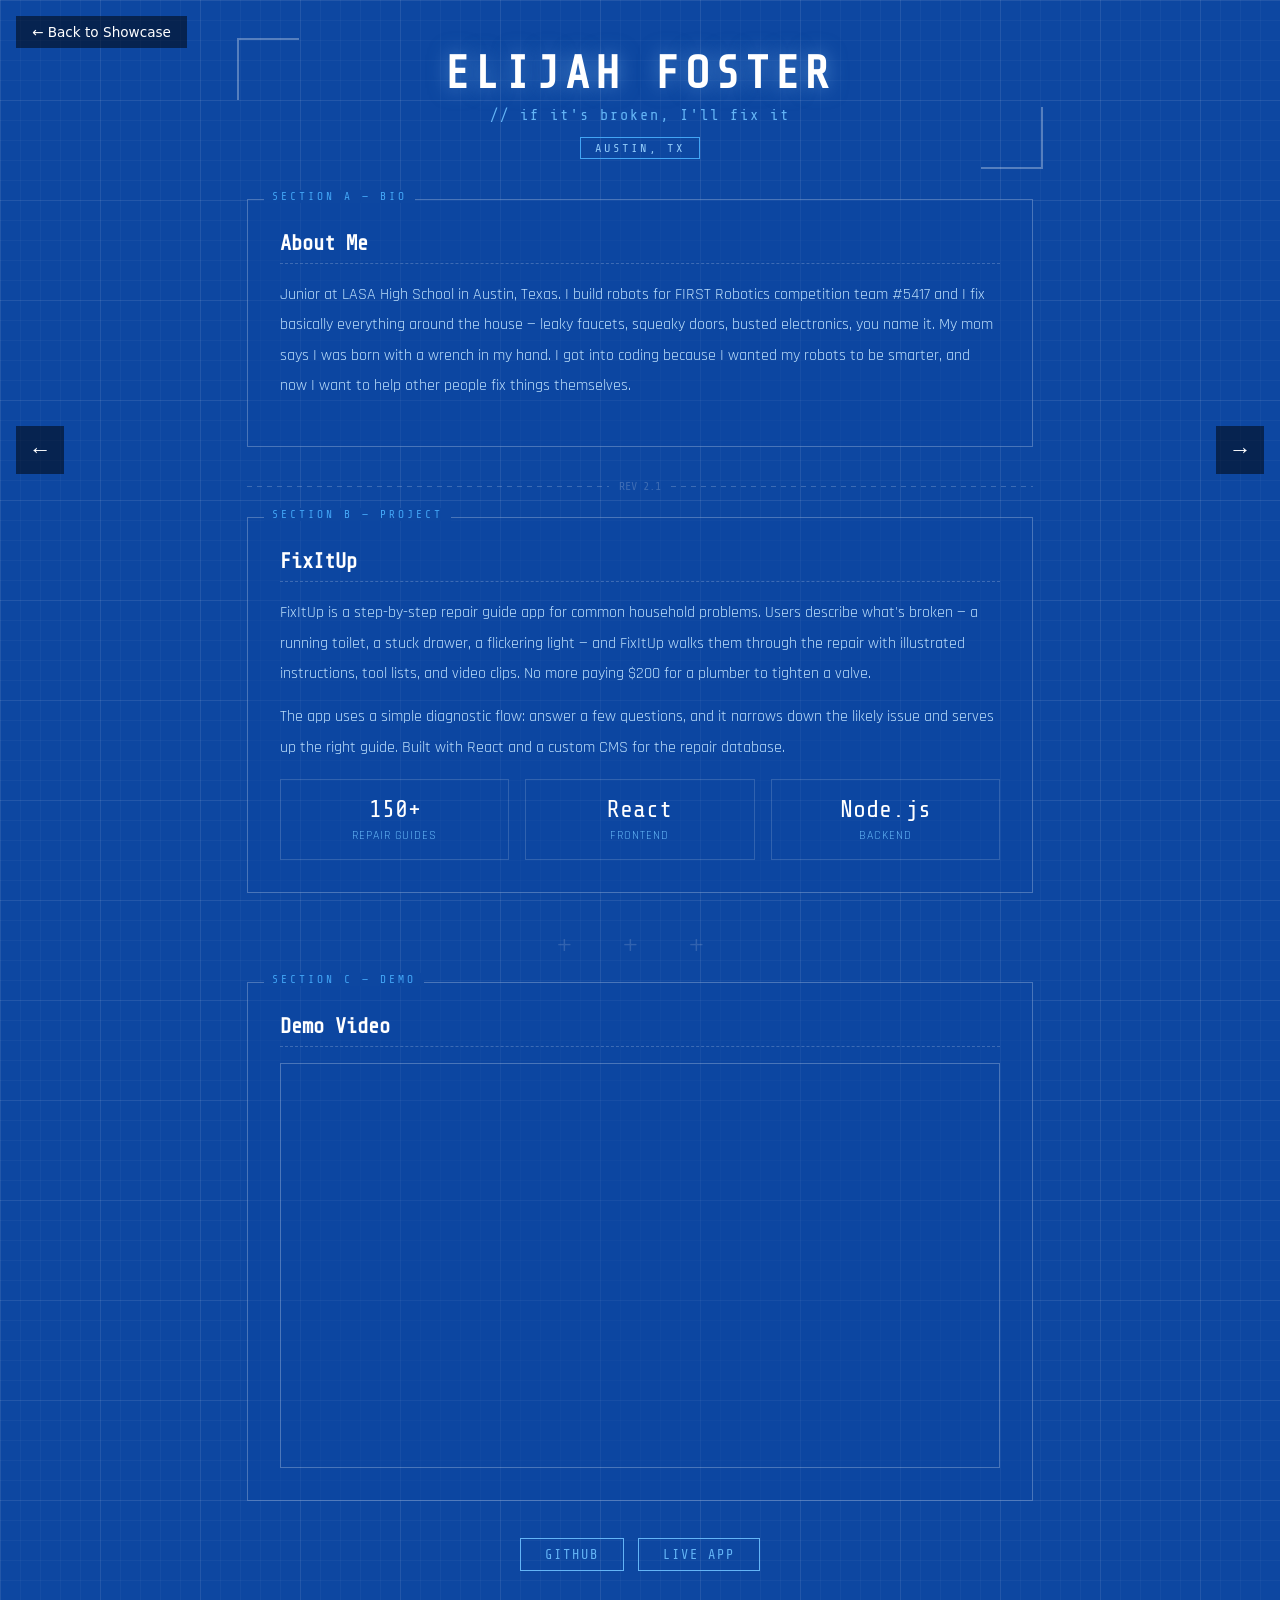
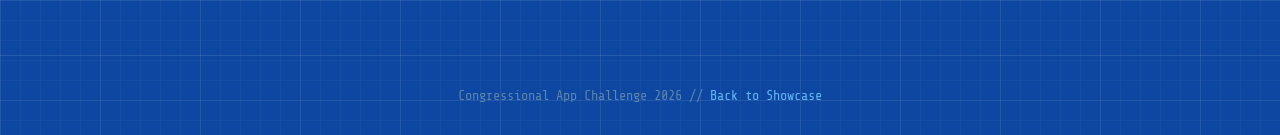
<file: sites/elijah-foster/index.html>
<!DOCTYPE html>
<html lang="en">
<head>
  <meta charset="UTF-8">
  <meta name="viewport" content="width=device-width, initial-scale=1.0">
  <title>FixItUp | Elijah Foster</title>
  <link rel="stylesheet" href="../../assets/css/shared.css">
  <style>
    @import url('https://fonts.googleapis.com/css2?family=Share+Tech+Mono&family=Rajdhani:wght@400;600;700&display=swap');

    * { box-sizing: border-box; margin: 0; padding: 0; }

    body {
      font-family: 'Rajdhani', sans-serif;
      background: #0d47a1;
      color: #bbdefb;
      min-height: 100vh;
      background-image:
        linear-gradient(rgba(255,255,255,0.06) 1px, transparent 1px),
        linear-gradient(90deg, rgba(255,255,255,0.06) 1px, transparent 1px),
        linear-gradient(rgba(255,255,255,0.03) 1px, transparent 1px),
        linear-gradient(90deg, rgba(255,255,255,0.03) 1px, transparent 1px);
      background-size: 100px 100px, 100px 100px, 20px 20px, 20px 20px;
    }

    .container {
      max-width: 850px;
      margin: 0 auto;
      padding: 3rem 2rem;
    }

    header {
      text-align: center;
      margin-bottom: 2.5rem;
      position: relative;
    }

    header::before, header::after {
      content: "";
      position: absolute;
      width: 60px;
      height: 60px;
      border: 2px solid rgba(255,255,255,0.3);
    }

    header::before {
      top: -10px;
      left: -10px;
      border-right: none;
      border-bottom: none;
    }

    header::after {
      bottom: -10px;
      right: -10px;
      border-left: none;
      border-top: none;
    }

    header h1 {
      font-family: 'Share Tech Mono', monospace;
      font-size: 2.8rem;
      color: #ffffff;
      text-transform: uppercase;
      letter-spacing: 6px;
      text-shadow: 0 0 20px rgba(144,202,249,0.5);
    }

    header .tagline {
      font-family: 'Share Tech Mono', monospace;
      font-size: 0.95rem;
      color: #64b5f6;
      margin-top: 0.5rem;
      letter-spacing: 2px;
    }

    header .location {
      display: inline-block;
      margin-top: 0.8rem;
      font-family: 'Share Tech Mono', monospace;
      font-size: 0.75rem;
      color: #90caf9;
      border: 1px solid #42a5f5;
      padding: 3px 14px;
      letter-spacing: 3px;
      text-transform: uppercase;
    }

    .blueprint-box {
      border: 1px solid rgba(255,255,255,0.25);
      padding: 2rem;
      margin-bottom: 2rem;
      position: relative;
      background: rgba(13,71,161,0.5);
    }

    .blueprint-box::before {
      content: attr(data-label);
      position: absolute;
      top: -10px;
      left: 16px;
      background: #0d47a1;
      padding: 0 8px;
      font-family: 'Share Tech Mono', monospace;
      font-size: 0.7rem;
      color: #42a5f5;
      letter-spacing: 3px;
      text-transform: uppercase;
    }

    .blueprint-box h2 {
      font-family: 'Share Tech Mono', monospace;
      font-size: 1.3rem;
      color: #ffffff;
      margin-bottom: 1rem;
      padding-bottom: 0.5rem;
      border-bottom: 1px dashed rgba(255,255,255,0.2);
    }

    .blueprint-box p {
      line-height: 1.9;
      font-size: 1rem;
      font-weight: 400;
      margin-bottom: 0.8rem;
    }

    .dimension-line {
      display: flex;
      align-items: center;
      gap: 10px;
      color: rgba(255,255,255,0.2);
      margin: 1.5rem 0;
      font-family: 'Share Tech Mono', monospace;
      font-size: 0.75rem;
    }

    .dimension-line::before, .dimension-line::after {
      content: "";
      flex: 1;
      height: 1px;
      background: repeating-linear-gradient(90deg, rgba(255,255,255,0.2) 0, rgba(255,255,255,0.2) 5px, transparent 5px, transparent 10px);
    }

    .crosshair {
      text-align: center;
      font-size: 2rem;
      color: rgba(255,255,255,0.15);
      margin: 1rem 0;
      letter-spacing: 20px;
    }

    .specs-grid {
      display: grid;
      grid-template-columns: repeat(3, 1fr);
      gap: 1rem;
      margin-top: 1rem;
    }

    .spec-item {
      border: 1px solid rgba(255,255,255,0.15);
      padding: 1rem;
      text-align: center;
    }

    .spec-item .spec-value {
      font-family: 'Share Tech Mono', monospace;
      font-size: 1.5rem;
      color: #ffffff;
      display: block;
    }

    .spec-item .spec-label {
      font-size: 0.75rem;
      color: #64b5f6;
      text-transform: uppercase;
      letter-spacing: 1px;
      margin-top: 0.3rem;
      display: block;
    }

    .video-section iframe {
      width: 100%;
      aspect-ratio: 16 / 9;
      border: 1px solid rgba(255,255,255,0.25);
      display: block;
    }

    .links {
      text-align: center;
      margin-bottom: 2rem;
    }

    .links a {
      display: inline-block;
      padding: 0.5rem 1.5rem;
      margin: 0.3rem;
      border: 1px solid #64b5f6;
      color: #64b5f6;
      text-decoration: none;
      font-family: 'Share Tech Mono', monospace;
      font-size: 0.85rem;
      letter-spacing: 2px;
      text-transform: uppercase;
      transition: all 0.2s;
    }

    .links a:hover {
      background: rgba(100,181,246,0.15);
      color: #ffffff;
    }

    footer {
      text-align: center;
      padding: 2rem;
      color: #5c85ad;
      font-size: 0.85rem;
      font-family: 'Share Tech Mono', monospace;
      border-top: 1px solid rgba(255,255,255,0.1);
    }

    footer a {
      color: #64b5f6;
      text-decoration: none;
    }

    footer a:hover {
      text-decoration: underline;
    }

    @media (max-width: 600px) {
      .container { padding: 2rem 1rem; }
      header h1 { font-size: 1.8rem; letter-spacing: 3px; }
      .specs-grid { grid-template-columns: 1fr; }
    }
  </style>
</head>
<body>
  <a href="../../" class="back-to-showcase">&larr; Back to Showcase</a>

  <div class="container">
    <header>
      <h1>Elijah Foster</h1>
      <p class="tagline">// if it's broken, I'll fix it</p>
      <span class="location">Austin, TX</span>
    </header>

    <div class="blueprint-box" data-label="Section A — Bio">
      <h2>About Me</h2>
      <p>Junior at LASA High School in Austin, Texas. I build robots for FIRST Robotics competition team #5417 and I fix basically everything around the house — leaky faucets, squeaky doors, busted electronics, you name it. My mom says I was born with a wrench in my hand. I got into coding because I wanted my robots to be smarter, and now I want to help other people fix things themselves.</p>
    </div>

    <div class="dimension-line">REV 2.1</div>

    <div class="blueprint-box" data-label="Section B — Project">
      <h2>FixItUp</h2>
      <p>FixItUp is a step-by-step repair guide app for common household problems. Users describe what's broken — a running toilet, a stuck drawer, a flickering light — and FixItUp walks them through the repair with illustrated instructions, tool lists, and video clips. No more paying $200 for a plumber to tighten a valve.</p>
      <p>The app uses a simple diagnostic flow: answer a few questions, and it narrows down the likely issue and serves up the right guide. Built with React and a custom CMS for the repair database.</p>

      <div class="specs-grid">
        <div class="spec-item">
          <span class="spec-value">150+</span>
          <span class="spec-label">Repair Guides</span>
        </div>
        <div class="spec-item">
          <span class="spec-value">React</span>
          <span class="spec-label">Frontend</span>
        </div>
        <div class="spec-item">
          <span class="spec-value">Node.js</span>
          <span class="spec-label">Backend</span>
        </div>
      </div>
    </div>

    <div class="crosshair">+ + +</div>

    <div class="blueprint-box video-section" data-label="Section C — Demo">
      <h2>Demo Video</h2>
      <iframe
        src="https://www.youtube.com/embed/dQw4w9WgXcQ"
        title="FixItUp Demo Video"
        allow="accelerometer; autoplay; clipboard-write; encrypted-media; gyroscope; picture-in-picture"
        allowfullscreen>
      </iframe>
    </div>

    <div class="links">
      <a href="https://github.com">GitHub</a>
      <a href="https://example.com">Live App</a>
    </div>
  </div>

  <footer>
    <p>Congressional App Challenge 2026 // <a href="../../">Back to Showcase</a></p>
  </footer>

  <script src="../../assets/js/nav.js" data-root="../../"></script>
</body>
</html>
</file>
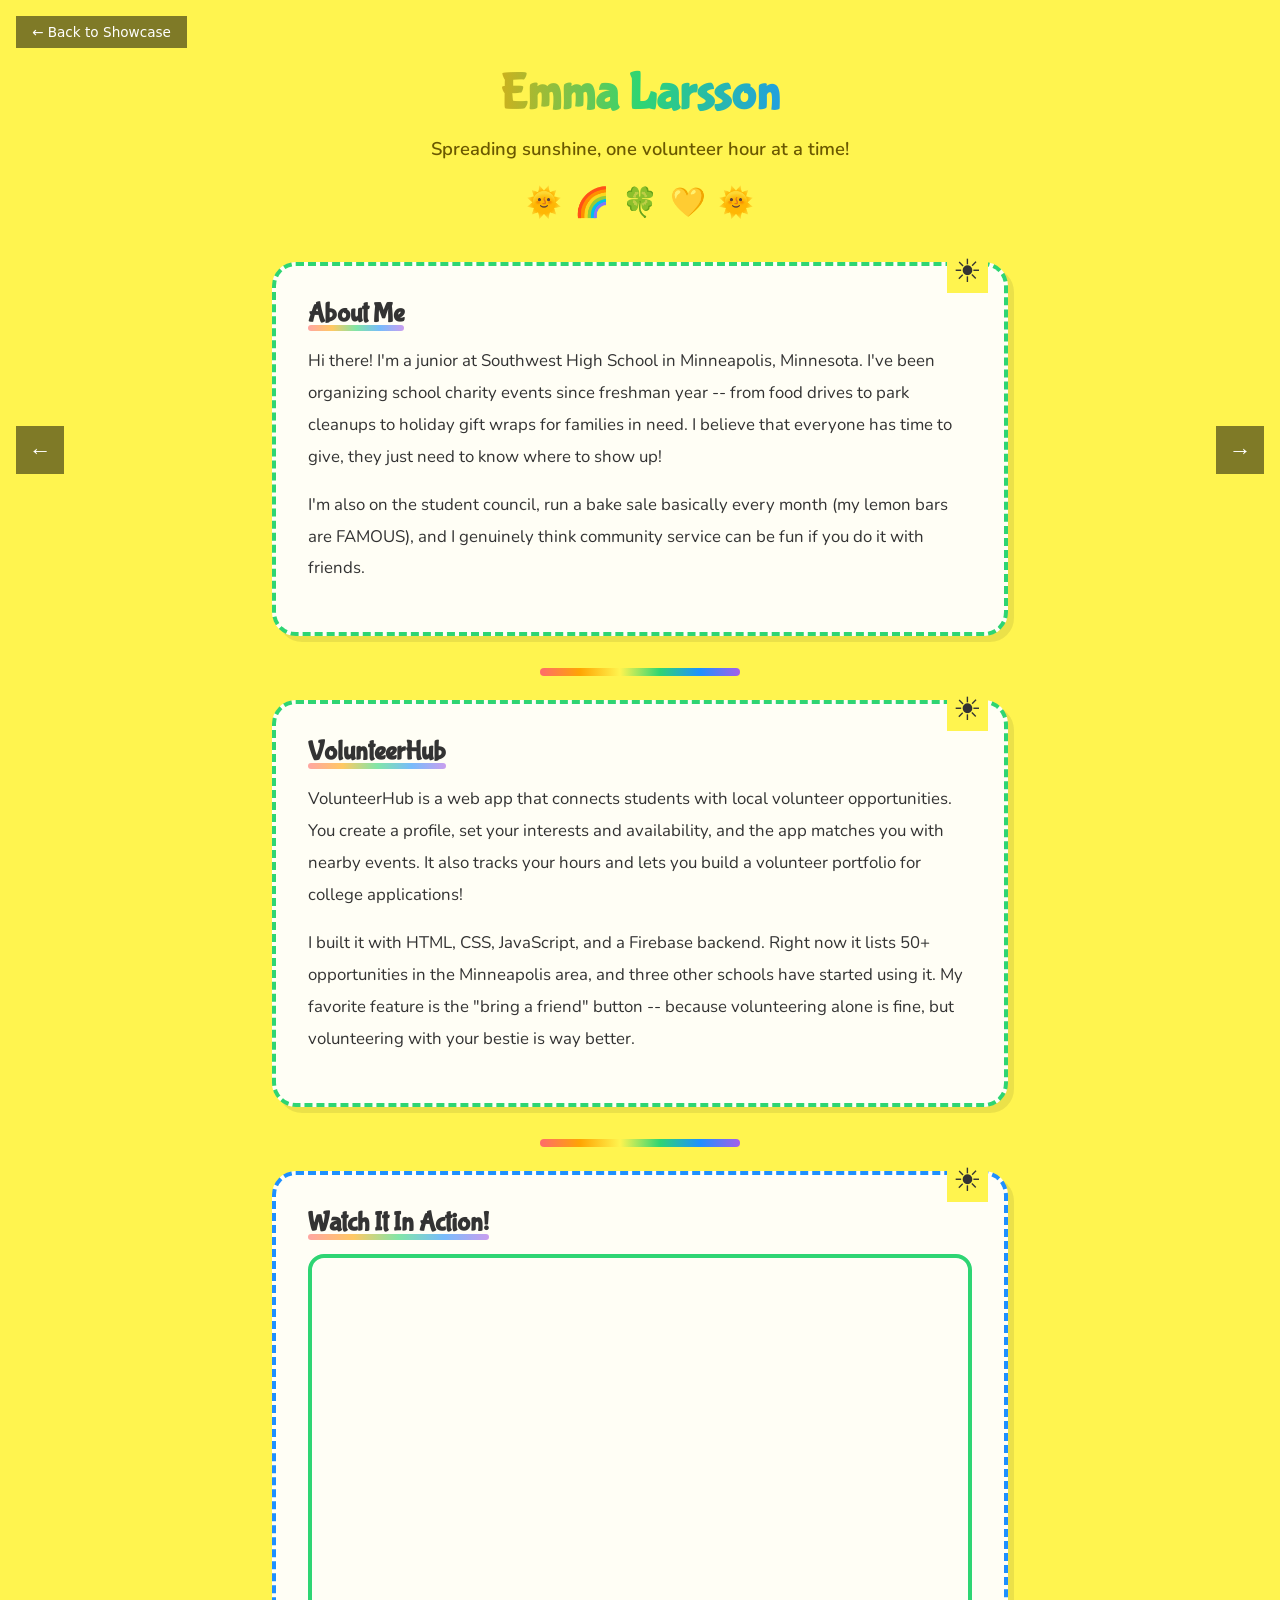
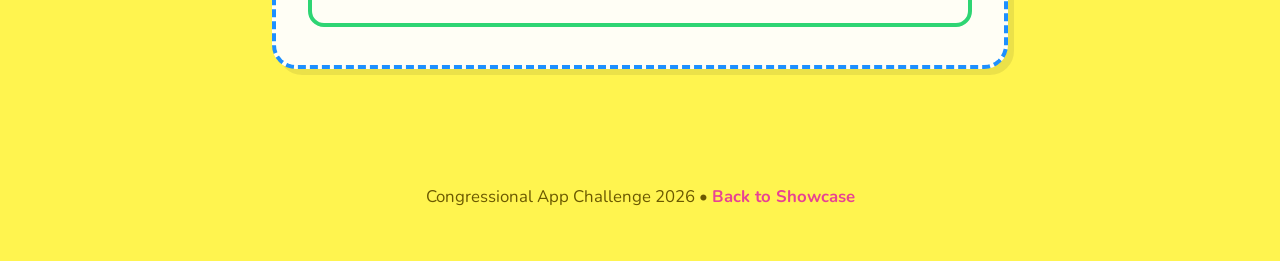
<file: sites/emma-larsson/index.html>
<!DOCTYPE html>
<html lang="en">
<head>
  <meta charset="UTF-8">
  <meta name="viewport" content="width=device-width, initial-scale=1.0">
  <title>VolunteerHub | Emma Larsson</title>
  <link rel="stylesheet" href="../../assets/css/shared.css">
  <style>
    @import url('https://fonts.googleapis.com/css2?family=Bubblegum+Sans&family=Nunito:wght@400;600;700&display=swap');

    * { box-sizing: border-box; margin: 0; padding: 0; }

    body {
      font-family: 'Nunito', sans-serif;
      color: #333;
      background: #fff44f;
      min-height: 100vh;
    }

    .container {
      max-width: 800px;
      margin: 0 auto;
      padding: 4rem 2rem 3rem;
    }

    header {
      text-align: center;
      margin-bottom: 2.5rem;
    }

    header h1 {
      font-family: 'Bubblegum Sans', cursive;
      font-size: 3.2rem;
      background: linear-gradient(90deg, #ff6b6b, #ffa502, #2ed573, #1e90ff, #a55eea);
      -webkit-background-clip: text;
      -webkit-text-fill-color: transparent;
      background-clip: text;
    }

    header .tagline {
      font-size: 1.15rem;
      color: #6b5900;
      font-weight: 600;
      margin-top: 0.5rem;
    }

    .sunshine-card {
      background: #fffef5;
      border: 4px dashed #ff6b6b;
      border-radius: 24px;
      padding: 2rem;
      margin-bottom: 2rem;
      position: relative;
      box-shadow: 6px 6px 0 rgba(0,0,0,0.08);
    }

    .sunshine-card:nth-child(even) {
      border-color: #2ed573;
    }

    .sunshine-card:nth-child(3n) {
      border-color: #1e90ff;
    }

    /* doodle corner decorations */
    .sunshine-card::before {
      content: '\2600';
      position: absolute;
      top: -16px;
      right: 16px;
      font-size: 2rem;
      background: #fff44f;
      padding: 0 6px;
    }

    h2 {
      font-family: 'Bubblegum Sans', cursive;
      font-size: 1.7rem;
      margin-bottom: 1rem;
      position: relative;
      display: inline-block;
    }

    h2::after {
      content: '';
      position: absolute;
      bottom: -2px;
      left: 0;
      right: 0;
      height: 6px;
      background: linear-gradient(90deg, #ff6b6b, #ffa502, #2ed573, #1e90ff, #a55eea);
      border-radius: 3px;
      opacity: 0.6;
    }

    p {
      line-height: 1.9;
      margin-bottom: 1rem;
      font-size: 1.05rem;
    }

    .video iframe {
      width: 100%;
      aspect-ratio: 16 / 9;
      border: 4px solid #2ed573;
      border-radius: 16px;
    }

    .rainbow-divider {
      height: 8px;
      margin: 1.5rem auto;
      max-width: 200px;
      background: linear-gradient(90deg, #ff6b6b, #ffa502, #fff44f, #2ed573, #1e90ff, #a55eea);
      border-radius: 4px;
    }

    .sticker {
      display: inline-block;
      font-size: 1.8rem;
      margin: 0 4px;
      animation: wiggle 2s ease-in-out infinite;
    }

    .sticker:nth-child(even) { animation-delay: 0.3s; }
    .sticker:nth-child(3n) { animation-delay: 0.7s; }

    @keyframes wiggle {
      0%, 100% { transform: rotate(-5deg); }
      50% { transform: rotate(5deg); }
    }

    footer {
      text-align: center;
      padding: 2rem;
      color: #6b5900;
      font-size: 0.95rem;
    }

    footer a {
      color: #e84393;
      text-decoration: none;
      font-weight: 700;
    }

    footer a:hover {
      text-decoration: underline wavy;
    }

    @media (max-width: 600px) {
      .container { padding: 3rem 1rem 2rem; }
      header h1 { font-size: 2.2rem; }
    }
  </style>
</head>
<body>
  <a href="../../" class="back-to-showcase">&larr; Back to Showcase</a>

  <div class="container">
    <header>
      <h1>Emma Larsson</h1>
      <p class="tagline">Spreading sunshine, one volunteer hour at a time!</p>
      <div style="margin-top: 0.8rem;">
        <span class="sticker">&#127774;</span>
        <span class="sticker">&#127752;</span>
        <span class="sticker">&#127808;</span>
        <span class="sticker">&#128155;</span>
        <span class="sticker">&#127774;</span>
      </div>
    </header>

    <div class="sunshine-card">
      <h2>About Me</h2>
      <p>Hi there! I'm a junior at Southwest High School in Minneapolis, Minnesota. I've been organizing school charity events since freshman year -- from food drives to park cleanups to holiday gift wraps for families in need. I believe that everyone has time to give, they just need to know where to show up!</p>
      <p>I'm also on the student council, run a bake sale basically every month (my lemon bars are FAMOUS), and I genuinely think community service can be fun if you do it with friends.</p>
    </div>

    <div class="rainbow-divider"></div>

    <div class="sunshine-card">
      <h2>VolunteerHub</h2>
      <p>VolunteerHub is a web app that connects students with local volunteer opportunities. You create a profile, set your interests and availability, and the app matches you with nearby events. It also tracks your hours and lets you build a volunteer portfolio for college applications!</p>
      <p>I built it with HTML, CSS, JavaScript, and a Firebase backend. Right now it lists 50+ opportunities in the Minneapolis area, and three other schools have started using it. My favorite feature is the "bring a friend" button -- because volunteering alone is fine, but volunteering with your bestie is way better.</p>
    </div>

    <div class="rainbow-divider"></div>

    <div class="sunshine-card video">
      <h2>Watch It In Action!</h2>
      <iframe
        src="https://www.youtube.com/embed/dQw4w9WgXcQ"
        title="VolunteerHub Demo Video"
        allow="accelerometer; autoplay; clipboard-write; encrypted-media; gyroscope; picture-in-picture"
        allowfullscreen>
      </iframe>
    </div>
  </div>

  <footer>
    <p>Congressional App Challenge 2026 &bull; <a href="../../">Back to Showcase</a></p>
  </footer>

  <script src="../../assets/js/nav.js" data-root="../../"></script>
</body>
</html>
</file>
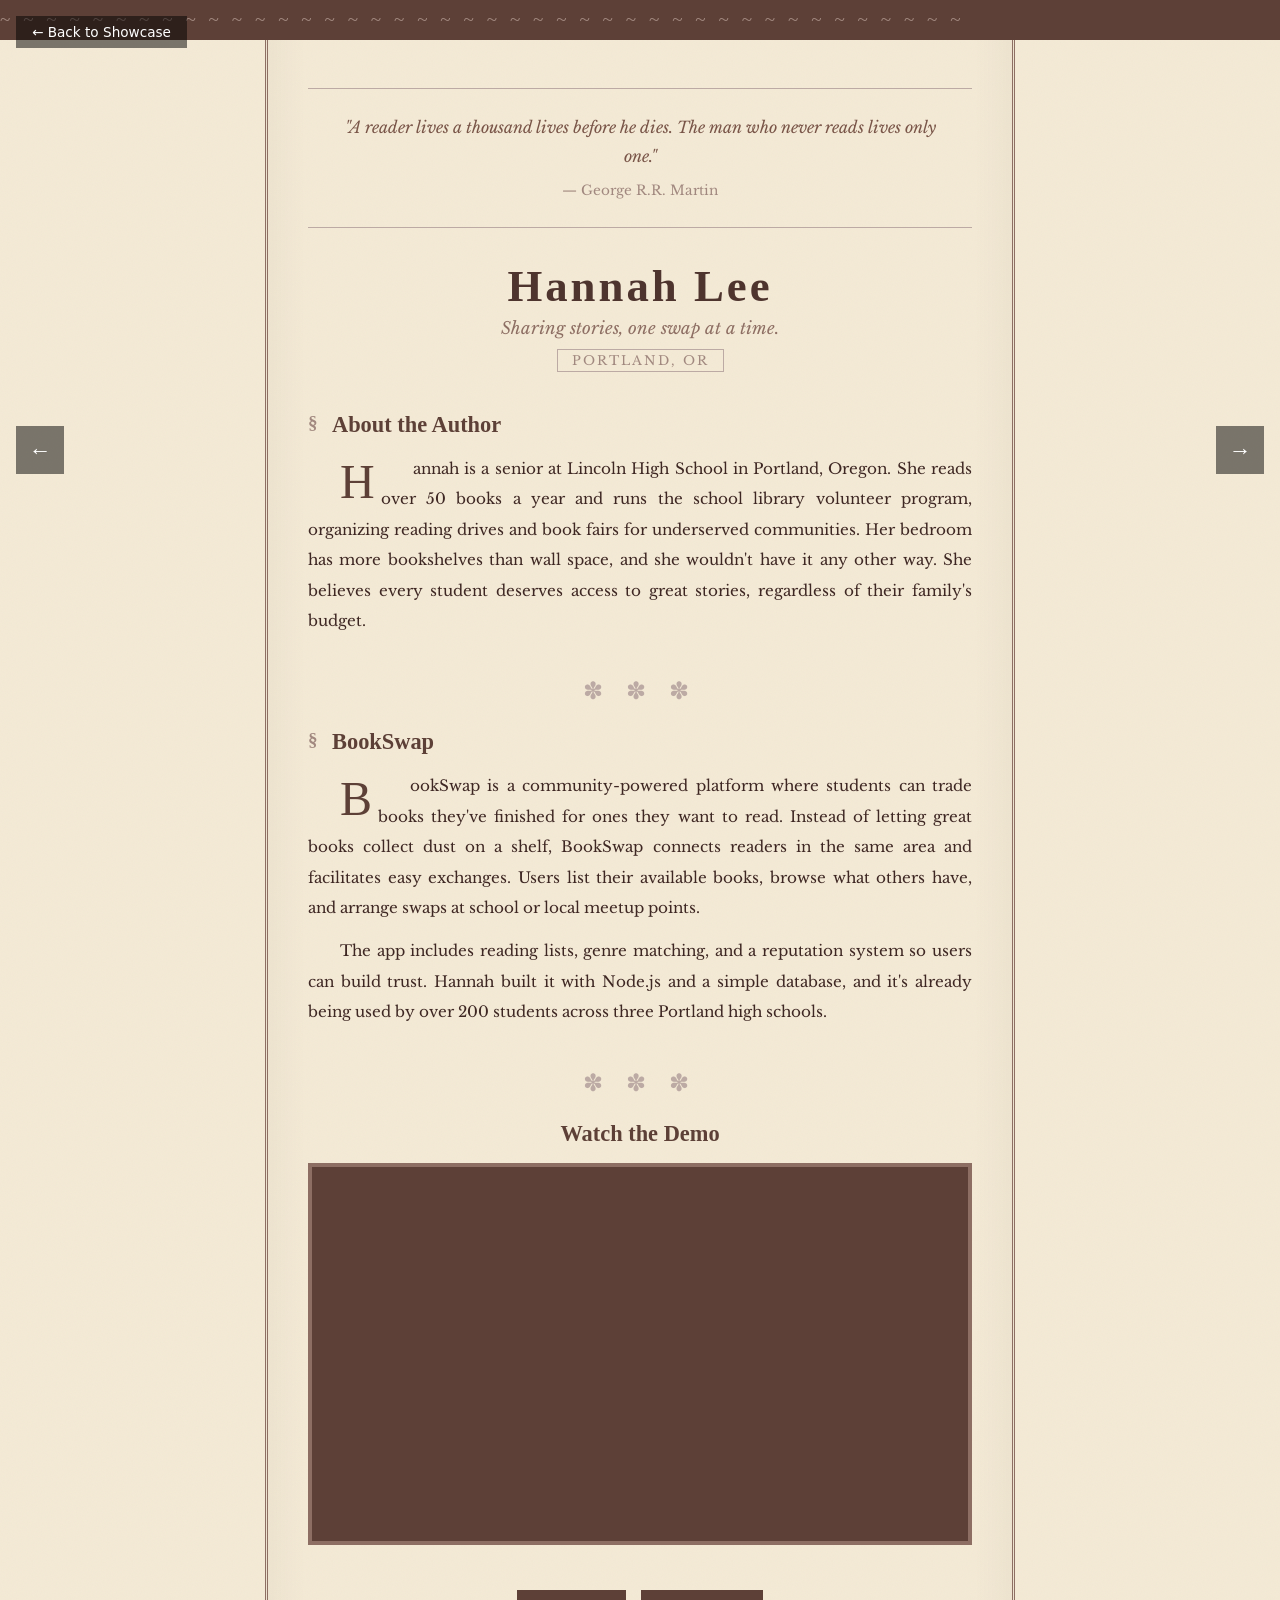
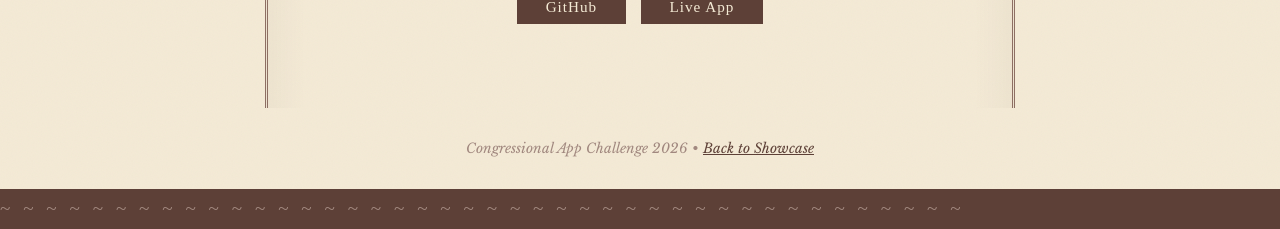
<file: sites/hannah-lee/index.html>
<!DOCTYPE html>
<html lang="en">
<head>
  <meta charset="UTF-8">
  <meta name="viewport" content="width=device-width, initial-scale=1.0">
  <title>BookSwap | Hannah Lee</title>
  <link rel="stylesheet" href="../../assets/css/shared.css">
  <style>
    @import url('https://fonts.googleapis.com/css2?family=Libre+Baskerville:ital,wght@0,400;0,700;1,400&family=IM+Fell+English+SC&display=swap');

    * { box-sizing: border-box; margin: 0; padding: 0; }

    body {
      font-family: 'Libre Baskerville', 'Georgia', serif;
      background: #f4ead5;
      color: #3e2723;
      min-height: 100vh;
      background-image: url("data:image/svg+xml,%3Csvg width='100' height='100' xmlns='http://www.w3.org/2000/svg'%3E%3Cfilter id='n'%3E%3CfeTurbulence type='fractalNoise' baseFrequency='0.8' numOctaves='4' stitchTiles='stitch'/%3E%3C/filter%3E%3Crect width='100' height='100' filter='url(%23n)' opacity='0.04'/%3E%3C/svg%3E");
    }

    .book-border-top, .book-border-bottom {
      height: 40px;
      background: #5d4037;
      position: relative;
      overflow: hidden;
    }

    .book-border-top::after, .book-border-bottom::after {
      content: "~ ~ ~ ~ ~ ~ ~ ~ ~ ~ ~ ~ ~ ~ ~ ~ ~ ~ ~ ~ ~ ~ ~ ~ ~ ~ ~ ~ ~ ~ ~ ~ ~ ~ ~ ~ ~ ~ ~ ~ ~ ~";
      position: absolute;
      top: 50%;
      left: 0;
      transform: translateY(-50%);
      color: #a1887f;
      font-family: 'IM Fell English SC', serif;
      font-size: 1.2rem;
      letter-spacing: 4px;
      white-space: nowrap;
      width: 200%;
    }

    .container {
      max-width: 750px;
      margin: 0 auto;
      padding: 3rem 2.5rem;
      border-left: 3px double #8d6e63;
      border-right: 3px double #8d6e63;
      background: linear-gradient(to right, rgba(93,64,55,0.04) 0%, transparent 5%, transparent 95%, rgba(93,64,55,0.04) 100%);
    }

    .epigraph {
      text-align: center;
      font-style: italic;
      color: #795548;
      padding: 1.5rem 2rem;
      margin-bottom: 2rem;
      border-top: 1px solid #bcaaa4;
      border-bottom: 1px solid #bcaaa4;
      font-size: 1rem;
      line-height: 1.8;
    }

    .epigraph .attribution {
      display: block;
      margin-top: 0.5rem;
      font-size: 0.85rem;
      color: #a1887f;
      font-style: normal;
    }

    header {
      text-align: center;
      margin-bottom: 2.5rem;
    }

    header h1 {
      font-family: 'IM Fell English SC', serif;
      font-size: 2.8rem;
      color: #4e342e;
      letter-spacing: 3px;
      margin-bottom: 0.4rem;
    }

    header .tagline {
      font-style: italic;
      color: #8d6e63;
      font-size: 1.05rem;
    }

    header .location {
      display: inline-block;
      margin-top: 0.6rem;
      font-size: 0.8rem;
      color: #a1887f;
      letter-spacing: 2px;
      text-transform: uppercase;
      border: 1px solid #bcaaa4;
      padding: 3px 14px;
    }

    .chapter {
      margin-bottom: 2.5rem;
    }

    .chapter h2 {
      font-family: 'IM Fell English SC', serif;
      font-size: 1.4rem;
      color: #5d4037;
      margin-bottom: 1rem;
      position: relative;
      padding-left: 1.5rem;
    }

    .chapter h2::before {
      content: "\00A7";
      position: absolute;
      left: 0;
      color: #a1887f;
      font-size: 1.2rem;
    }

    .chapter p {
      line-height: 2;
      font-size: 0.95rem;
      text-align: justify;
      text-indent: 2rem;
      margin-bottom: 0.8rem;
    }

    .chapter p:first-of-type::first-letter {
      font-size: 3rem;
      font-family: 'IM Fell English SC', serif;
      float: left;
      margin-right: 6px;
      margin-top: 4px;
      line-height: 1;
      color: #5d4037;
    }

    .ornament {
      text-align: center;
      color: #bcaaa4;
      font-size: 1.5rem;
      margin: 1.5rem 0;
      letter-spacing: 8px;
    }

    .video-section {
      margin-bottom: 2.5rem;
    }

    .video-section h2 {
      font-family: 'IM Fell English SC', serif;
      font-size: 1.4rem;
      color: #5d4037;
      margin-bottom: 1rem;
      text-align: center;
    }

    .video-frame {
      border: 4px solid #8d6e63;
      padding: 6px;
      background: #5d4037;
    }

    .video-frame iframe {
      width: 100%;
      aspect-ratio: 16 / 9;
      border: none;
      display: block;
    }

    .links {
      text-align: center;
      margin-bottom: 2rem;
    }

    .links a {
      display: inline-block;
      padding: 0.5rem 1.8rem;
      margin: 0.3rem;
      background: #5d4037;
      color: #f4ead5;
      text-decoration: none;
      font-family: 'IM Fell English SC', serif;
      font-size: 0.95rem;
      letter-spacing: 1px;
      transition: background 0.2s;
    }

    .links a:hover {
      background: #3e2723;
    }

    footer {
      text-align: center;
      padding: 2rem;
      color: #a1887f;
      font-size: 0.85rem;
      font-style: italic;
    }

    footer a {
      color: #5d4037;
    }

    @media (max-width: 600px) {
      .container { padding: 2rem 1.2rem; }
      header h1 { font-size: 2rem; }
    }
  </style>
</head>
<body>
  <div class="book-border-top"></div>
  <a href="../../" class="back-to-showcase">&larr; Back to Showcase</a>

  <div class="container">
    <div class="epigraph">
      "A reader lives a thousand lives before he dies. The man who never reads lives only one."
      <span class="attribution">&mdash; George R.R. Martin</span>
    </div>

    <header>
      <h1>Hannah Lee</h1>
      <p class="tagline">Sharing stories, one swap at a time.</p>
      <span class="location">Portland, OR</span>
    </header>

    <div class="chapter">
      <h2>About the Author</h2>
      <p>Hannah is a senior at Lincoln High School in Portland, Oregon. She reads over 50 books a year and runs the school library volunteer program, organizing reading drives and book fairs for underserved communities. Her bedroom has more bookshelves than wall space, and she wouldn't have it any other way. She believes every student deserves access to great stories, regardless of their family's budget.</p>
    </div>

    <div class="ornament">&#10045; &#10045; &#10045;</div>

    <div class="chapter">
      <h2>BookSwap</h2>
      <p>BookSwap is a community-powered platform where students can trade books they've finished for ones they want to read. Instead of letting great books collect dust on a shelf, BookSwap connects readers in the same area and facilitates easy exchanges. Users list their available books, browse what others have, and arrange swaps at school or local meetup points.</p>
      <p>The app includes reading lists, genre matching, and a reputation system so users can build trust. Hannah built it with Node.js and a simple database, and it's already being used by over 200 students across three Portland high schools.</p>
    </div>

    <div class="ornament">&#10045; &#10045; &#10045;</div>

    <div class="video-section">
      <h2>Watch the Demo</h2>
      <div class="video-frame">
        <iframe
          src="https://www.youtube.com/embed/dQw4w9WgXcQ"
          title="BookSwap Demo Video"
          allow="accelerometer; autoplay; clipboard-write; encrypted-media; gyroscope; picture-in-picture"
          allowfullscreen>
        </iframe>
      </div>
    </div>

    <div class="links">
      <a href="https://github.com">GitHub</a>
      <a href="https://example.com">Live App</a>
    </div>
  </div>

  <footer>
    <p>Congressional App Challenge 2026 &bull; <a href="../../">Back to Showcase</a></p>
  </footer>

  <div class="book-border-bottom"></div>

  <script src="../../assets/js/nav.js" data-root="../../"></script>
</body>
</html>
</file>
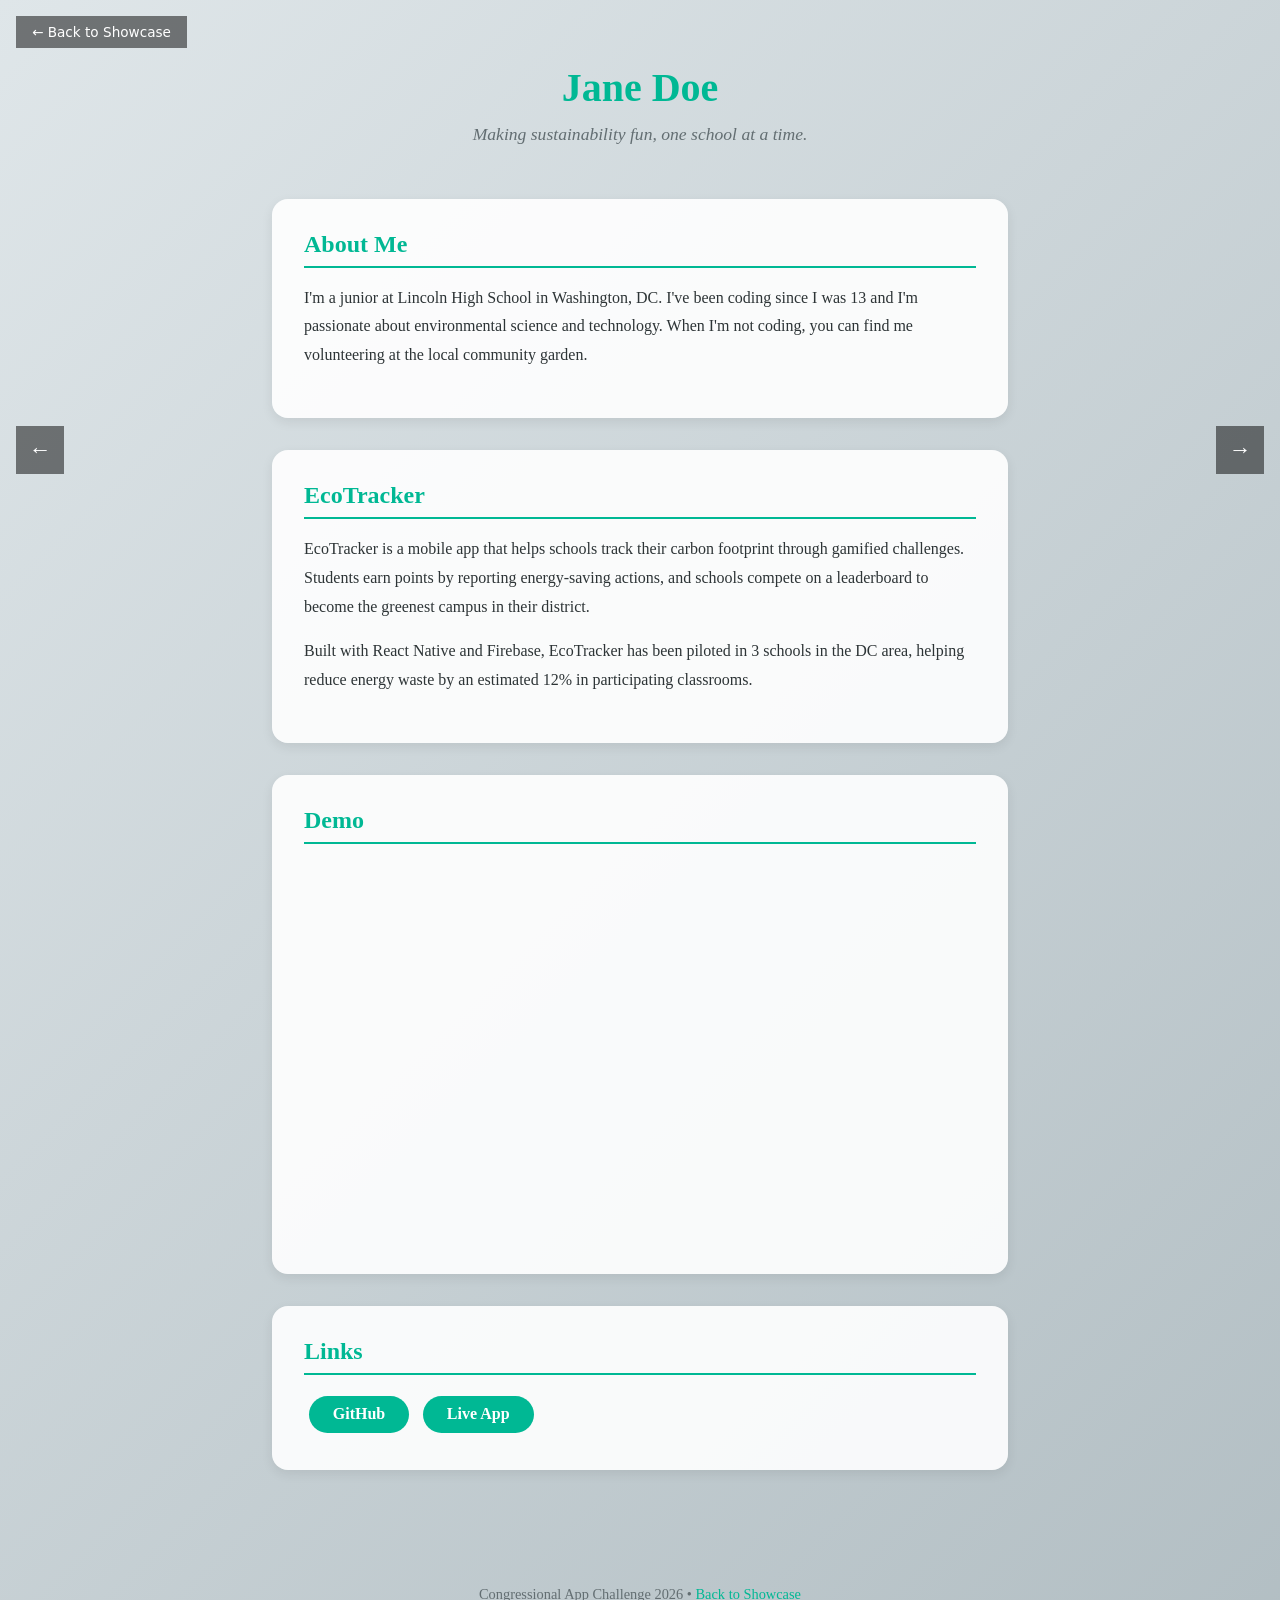
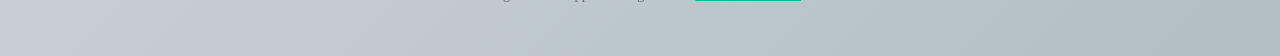
<file: sites/jane-doe/index.html>
<!DOCTYPE html>
<html lang="en">
<head>
  <meta charset="UTF-8">
  <meta name="viewport" content="width=device-width, initial-scale=1.0">
  <title>EcoTracker | Jane Doe</title>
  <link rel="stylesheet" href="../../assets/css/shared.css">
  <style>
    * { box-sizing: border-box; margin: 0; padding: 0; }

    body {
      font-family: 'Georgia', serif;
      color: #2d3436;
      background: linear-gradient(135deg, #dfe6e9 0%, #b2bec3 100%);
      min-height: 100vh;
    }

    .container {
      max-width: 800px;
      margin: 0 auto;
      padding: 4rem 2rem 3rem;
    }

    header {
      text-align: center;
      margin-bottom: 3rem;
    }

    header h1 {
      font-size: 2.5rem;
      color: #00b894;
      margin-bottom: 0.5rem;
    }

    header .tagline {
      font-size: 1.1rem;
      color: #636e72;
      font-style: italic;
    }

    .about, .app, .video, .links {
      background: rgba(255, 255, 255, 0.9);
      border-radius: 16px;
      padding: 2rem;
      margin-bottom: 2rem;
      box-shadow: 0 4px 12px rgba(0, 0, 0, 0.08);
    }

    h2 {
      font-size: 1.5rem;
      color: #00b894;
      margin-bottom: 1rem;
      border-bottom: 2px solid #00b894;
      padding-bottom: 0.5rem;
    }

    p {
      line-height: 1.8;
      margin-bottom: 1rem;
    }

    .video iframe {
      width: 100%;
      aspect-ratio: 16 / 9;
      border: none;
      border-radius: 8px;
    }

    .links a {
      display: inline-block;
      padding: 0.6rem 1.5rem;
      margin: 0.3rem;
      background: #00b894;
      color: white;
      border-radius: 999px;
      text-decoration: none;
      font-weight: bold;
      transition: background 0.2s;
    }

    .links a:hover {
      background: #00a381;
    }

    footer {
      text-align: center;
      padding: 2rem;
      color: #636e72;
      font-size: 0.9rem;
    }

    footer a {
      color: #00b894;
    }

    @media (max-width: 600px) {
      .container { padding: 3rem 1rem 2rem; }
      header h1 { font-size: 1.8rem; }
    }
  </style>
</head>
<body>
  <a href="../../" class="back-to-showcase">&larr; Back to Showcase</a>

  <div class="container">
    <header>
      <h1>Jane Doe</h1>
      <p class="tagline">Making sustainability fun, one school at a time.</p>
    </header>

    <section class="about">
      <h2>About Me</h2>
      <p>I'm a junior at Lincoln High School in Washington, DC. I've been coding since I was 13 and I'm passionate about environmental science and technology. When I'm not coding, you can find me volunteering at the local community garden.</p>
    </section>

    <section class="app">
      <h2>EcoTracker</h2>
      <p>EcoTracker is a mobile app that helps schools track their carbon footprint through gamified challenges. Students earn points by reporting energy-saving actions, and schools compete on a leaderboard to become the greenest campus in their district.</p>
      <p>Built with React Native and Firebase, EcoTracker has been piloted in 3 schools in the DC area, helping reduce energy waste by an estimated 12% in participating classrooms.</p>
    </section>

    <section class="video">
      <h2>Demo</h2>
      <iframe
        src="https://www.youtube.com/embed/dQw4w9WgXcQ"
        title="EcoTracker Demo Video"
        allow="accelerometer; autoplay; clipboard-write; encrypted-media; gyroscope; picture-in-picture"
        allowfullscreen>
      </iframe>
    </section>

    <section class="links">
      <h2>Links</h2>
      <a href="https://github.com">GitHub</a>
      <a href="https://example.com">Live App</a>
    </section>
  </div>

  <footer>
    <p>Congressional App Challenge 2026 &bull; <a href="../../">Back to Showcase</a></p>
  </footer>

  <script src="../../assets/js/nav.js" data-root="../../"></script>
</body>
</html>
</file>
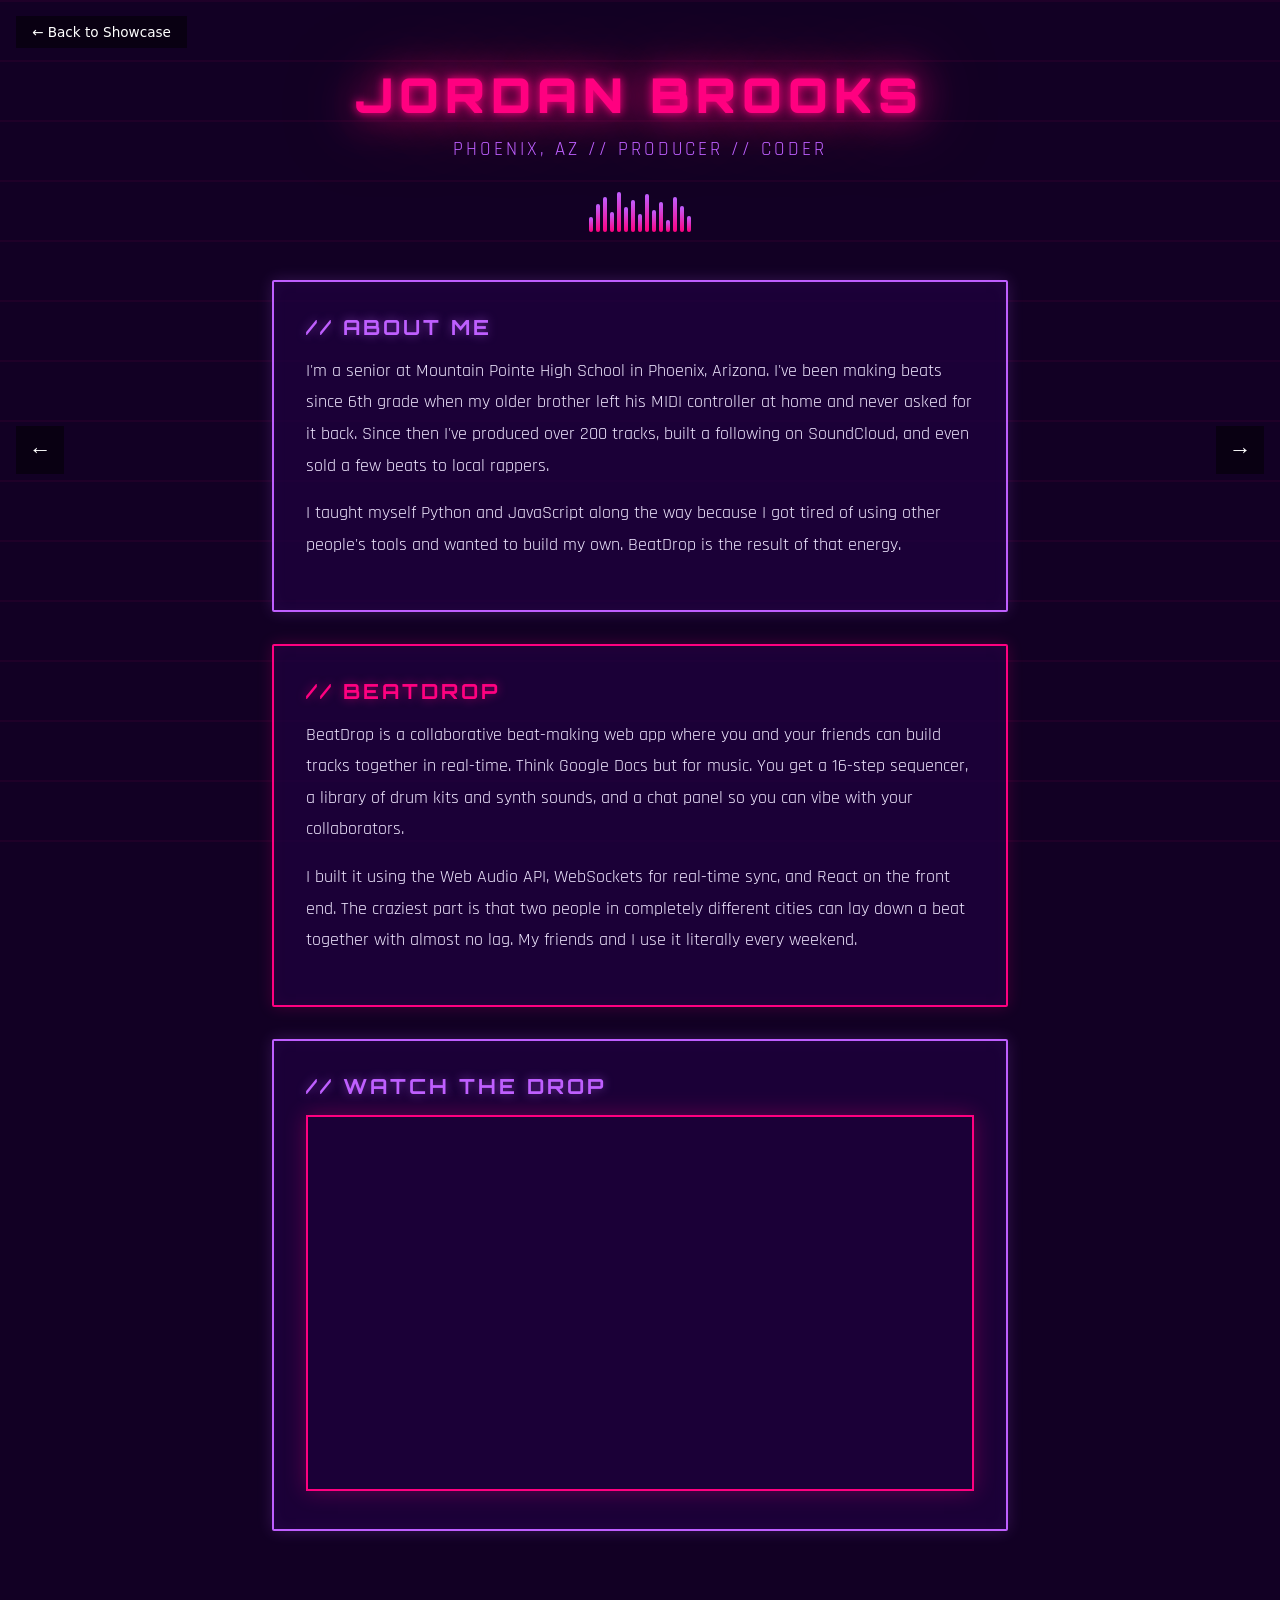
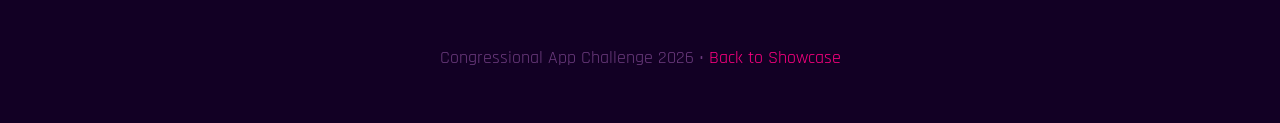
<file: sites/jordan-brooks/index.html>
<!DOCTYPE html>
<html lang="en">
<head>
  <meta charset="UTF-8">
  <meta name="viewport" content="width=device-width, initial-scale=1.0">
  <title>BeatDrop | Jordan Brooks</title>
  <link rel="stylesheet" href="../../assets/css/shared.css">
  <style>
    @import url('https://fonts.googleapis.com/css2?family=Orbitron:wght@400;700;900&family=Rajdhani:wght@400;600&display=swap');

    * { box-sizing: border-box; margin: 0; padding: 0; }

    body {
      font-family: 'Rajdhani', sans-serif;
      color: #f0e6ff;
      background: #120024;
      min-height: 100vh;
      overflow-x: hidden;
    }

    /* animated waveform bg lines */
    body::before {
      content: '';
      position: fixed;
      top: 0; left: 0; right: 0; bottom: 0;
      z-index: 0;
      background:
        repeating-linear-gradient(
          0deg,
          transparent,
          transparent 58px,
          rgba(255, 0, 128, 0.06) 58px,
          rgba(255, 0, 128, 0.06) 60px
        );
      pointer-events: none;
    }

    .container {
      max-width: 800px;
      margin: 0 auto;
      padding: 4rem 2rem 3rem;
      position: relative;
      z-index: 1;
    }

    header {
      text-align: center;
      margin-bottom: 3rem;
    }

    header h1 {
      font-family: 'Orbitron', monospace;
      font-size: 3rem;
      font-weight: 900;
      color: #ff0080;
      text-shadow:
        0 0 10px #ff0080,
        0 0 40px #ff0080,
        0 0 80px #ff006680;
      letter-spacing: 6px;
      text-transform: uppercase;
    }

    header .tagline {
      font-size: 1.2rem;
      color: #bf5fff;
      margin-top: 0.5rem;
      letter-spacing: 3px;
      text-transform: uppercase;
    }

    /* waveform decoration */
    .waveform {
      display: flex;
      justify-content: center;
      align-items: flex-end;
      gap: 3px;
      height: 40px;
      margin: 1.5rem auto;
      max-width: 300px;
    }

    .waveform .bar {
      width: 4px;
      background: linear-gradient(to top, #ff0080, #bf5fff);
      border-radius: 2px;
      animation: wave 1.2s ease-in-out infinite;
    }

    .waveform .bar:nth-child(1) { height: 15px; animation-delay: 0s; }
    .waveform .bar:nth-child(2) { height: 28px; animation-delay: 0.1s; }
    .waveform .bar:nth-child(3) { height: 35px; animation-delay: 0.15s; }
    .waveform .bar:nth-child(4) { height: 20px; animation-delay: 0.2s; }
    .waveform .bar:nth-child(5) { height: 40px; animation-delay: 0.25s; }
    .waveform .bar:nth-child(6) { height: 25px; animation-delay: 0.3s; }
    .waveform .bar:nth-child(7) { height: 32px; animation-delay: 0.35s; }
    .waveform .bar:nth-child(8) { height: 18px; animation-delay: 0.4s; }
    .waveform .bar:nth-child(9) { height: 38px; animation-delay: 0.45s; }
    .waveform .bar:nth-child(10) { height: 22px; animation-delay: 0.5s; }
    .waveform .bar:nth-child(11) { height: 30px; animation-delay: 0.55s; }
    .waveform .bar:nth-child(12) { height: 12px; animation-delay: 0.6s; }
    .waveform .bar:nth-child(13) { height: 35px; animation-delay: 0.65s; }
    .waveform .bar:nth-child(14) { height: 26px; animation-delay: 0.7s; }
    .waveform .bar:nth-child(15) { height: 16px; animation-delay: 0.75s; }

    @keyframes wave {
      0%, 100% { transform: scaleY(1); }
      50% { transform: scaleY(0.4); }
    }

    .neon-card {
      background: rgba(30, 0, 60, 0.8);
      border: 2px solid #ff0080;
      border-radius: 2px;
      padding: 2rem;
      margin-bottom: 2rem;
      box-shadow:
        0 0 15px rgba(255, 0, 128, 0.2),
        inset 0 0 15px rgba(255, 0, 128, 0.05);
    }

    .neon-card:nth-child(even) {
      border-color: #bf5fff;
      box-shadow:
        0 0 15px rgba(191, 95, 255, 0.2),
        inset 0 0 15px rgba(191, 95, 255, 0.05);
    }

    h2 {
      font-family: 'Orbitron', monospace;
      font-size: 1.3rem;
      color: #ff0080;
      text-shadow: 0 0 10px rgba(255, 0, 128, 0.5);
      margin-bottom: 1rem;
      text-transform: uppercase;
      letter-spacing: 3px;
    }

    .neon-card:nth-child(even) h2 {
      color: #bf5fff;
      text-shadow: 0 0 10px rgba(191, 95, 255, 0.5);
    }

    p {
      line-height: 1.8;
      margin-bottom: 1rem;
      font-size: 1.1rem;
    }

    .video iframe {
      width: 100%;
      aspect-ratio: 16 / 9;
      border: 2px solid #ff0080;
      box-shadow: 0 0 20px rgba(255, 0, 128, 0.3);
    }

    footer {
      text-align: center;
      padding: 2rem;
      color: #6b3a7d;
      font-size: 0.95rem;
      position: relative;
      z-index: 1;
    }

    footer a {
      color: #ff0080;
      text-decoration: none;
    }

    footer a:hover {
      text-shadow: 0 0 8px rgba(255, 0, 128, 0.6);
    }

    @media (max-width: 600px) {
      .container { padding: 3rem 1rem 2rem; }
      header h1 { font-size: 1.8rem; letter-spacing: 3px; }
    }
  </style>
</head>
<body>
  <a href="../../" class="back-to-showcase">&larr; Back to Showcase</a>

  <div class="container">
    <header>
      <h1>Jordan Brooks</h1>
      <p class="tagline">Phoenix, AZ // Producer // Coder</p>
      <div class="waveform">
        <div class="bar"></div><div class="bar"></div><div class="bar"></div>
        <div class="bar"></div><div class="bar"></div><div class="bar"></div>
        <div class="bar"></div><div class="bar"></div><div class="bar"></div>
        <div class="bar"></div><div class="bar"></div><div class="bar"></div>
        <div class="bar"></div><div class="bar"></div><div class="bar"></div>
      </div>
    </header>

    <div class="neon-card">
      <h2>// About Me</h2>
      <p>I'm a senior at Mountain Pointe High School in Phoenix, Arizona. I've been making beats since 6th grade when my older brother left his MIDI controller at home and never asked for it back. Since then I've produced over 200 tracks, built a following on SoundCloud, and even sold a few beats to local rappers.</p>
      <p>I taught myself Python and JavaScript along the way because I got tired of using other people's tools and wanted to build my own. BeatDrop is the result of that energy.</p>
    </div>

    <div class="neon-card">
      <h2>// BeatDrop</h2>
      <p>BeatDrop is a collaborative beat-making web app where you and your friends can build tracks together in real-time. Think Google Docs but for music. You get a 16-step sequencer, a library of drum kits and synth sounds, and a chat panel so you can vibe with your collaborators.</p>
      <p>I built it using the Web Audio API, WebSockets for real-time sync, and React on the front end. The craziest part is that two people in completely different cities can lay down a beat together with almost no lag. My friends and I use it literally every weekend.</p>
    </div>

    <div class="neon-card video">
      <h2>// Watch the Drop</h2>
      <iframe
        src="https://www.youtube.com/embed/dQw4w9WgXcQ"
        title="BeatDrop Demo Video"
        allow="accelerometer; autoplay; clipboard-write; encrypted-media; gyroscope; picture-in-picture"
        allowfullscreen>
      </iframe>
    </div>
  </div>

  <footer>
    <p>Congressional App Challenge 2026 &bull; <a href="../../">Back to Showcase</a></p>
  </footer>

  <script src="../../assets/js/nav.js" data-root="../../"></script>
</body>
</html>
</file>
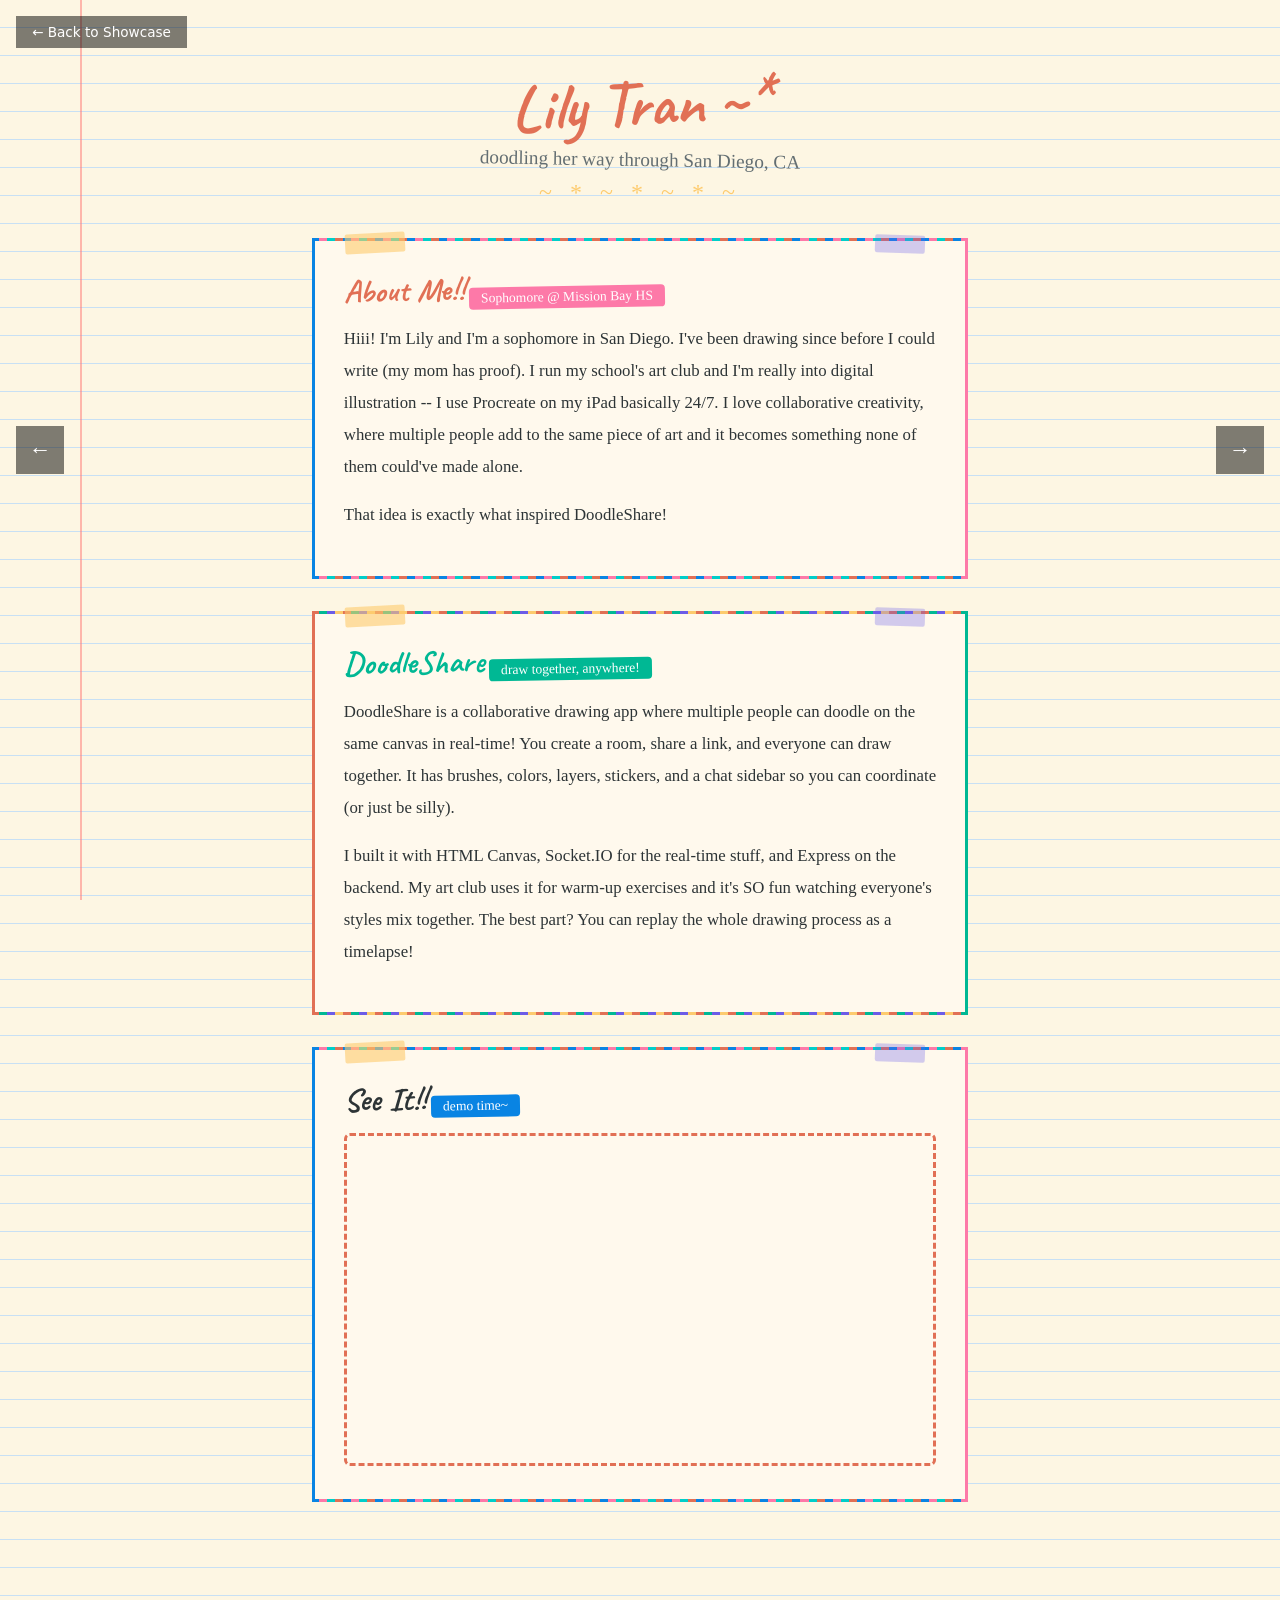
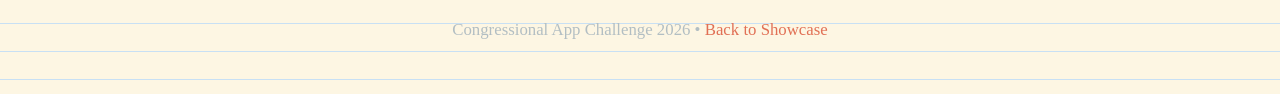
<file: sites/lily-tran/index.html>
<!DOCTYPE html>
<html lang="en">
<head>
  <meta charset="UTF-8">
  <meta name="viewport" content="width=device-width, initial-scale=1.0">
  <title>DoodleShare | Lily Tran</title>
  <link rel="stylesheet" href="../../assets/css/shared.css">
  <style>
    @import url('https://fonts.googleapis.com/css2?family=Caveat:wght@400;600;700&family=Coming+Soon&display=swap');

    * { box-sizing: border-box; margin: 0; padding: 0; }

    body {
      font-family: 'Coming Soon', cursive;
      color: #2d3436;
      background: #fdf6e3;
      min-height: 100vh;
      /* notebook paper lines */
      background-image:
        repeating-linear-gradient(
          transparent,
          transparent 27px,
          #c8e0f4 27px,
          #c8e0f4 28px
        );
      background-size: 100% 28px;
      position: relative;
    }

    /* red margin line */
    body::before {
      content: '';
      position: fixed;
      top: 0;
      bottom: 0;
      left: 80px;
      width: 2px;
      background: #ff7675;
      z-index: 0;
      opacity: 0.5;
    }

    .container {
      max-width: 720px;
      margin: 0 auto;
      padding: 4rem 2rem 3rem;
      position: relative;
      z-index: 1;
    }

    header {
      text-align: center;
      margin-bottom: 2rem;
    }

    header h1 {
      font-family: 'Caveat', cursive;
      font-size: 4rem;
      font-weight: 700;
      color: #e17055;
      transform: rotate(-2deg);
      display: inline-block;
    }

    header .tagline {
      font-size: 1.2rem;
      color: #636e72;
      transform: rotate(1deg);
      display: block;
      margin-top: 0.3rem;
    }

    .sketch-card {
      background: #fff9ed;
      padding: 1.8rem;
      margin-bottom: 2rem;
      position: relative;
      /* wobbly border using multiple box-shadows */
      border: 3px solid transparent;
      border-image: repeating-linear-gradient(
        90deg,
        #e17055 0px, #e17055 8px,
        #00b894 8px, #00b894 16px,
        #6c5ce7 16px, #6c5ce7 24px,
        #fdcb6e 24px, #fdcb6e 32px
      ) 4;
    }

    .sketch-card:nth-child(even) {
      border-image: repeating-linear-gradient(
        90deg,
        #0984e3 0px, #0984e3 8px,
        #fd79a8 8px, #fd79a8 16px,
        #00cec9 16px, #00cec9 24px,
        #e17055 24px, #e17055 32px
      ) 4;
    }

    /* tape strips */
    .sketch-card::before {
      content: '';
      position: absolute;
      top: -8px;
      left: 30px;
      width: 60px;
      height: 20px;
      background: rgba(253, 203, 110, 0.6);
      transform: rotate(-3deg);
      border-radius: 2px;
    }

    .sketch-card::after {
      content: '';
      position: absolute;
      top: -6px;
      right: 40px;
      width: 50px;
      height: 18px;
      background: rgba(108, 92, 231, 0.3);
      transform: rotate(2deg);
      border-radius: 2px;
    }

    h2 {
      font-family: 'Caveat', cursive;
      font-size: 2rem;
      margin-bottom: 0.8rem;
      transform: rotate(-1deg);
      display: inline-block;
    }

    .sketch-card:nth-child(1) h2 { color: #6c5ce7; }
    .sketch-card:nth-child(2) h2 { color: #e17055; }
    .sketch-card:nth-child(3) h2 { color: #00b894; }

    p {
      line-height: 1.9;
      margin-bottom: 1rem;
      font-size: 1.05rem;
    }

    .doodle-stars {
      text-align: center;
      font-size: 1.5rem;
      margin: 0.5rem 0;
      letter-spacing: 6px;
      color: #fdcb6e;
    }

    .video iframe {
      width: 100%;
      aspect-ratio: 16 / 9;
      border: 3px dashed #e17055;
      border-radius: 6px;
    }

    .crayon-label {
      display: inline-block;
      padding: 3px 12px;
      border-radius: 4px;
      font-size: 0.85rem;
      transform: rotate(-1deg);
      margin-bottom: 0.5rem;
    }

    .crayon-label.pink { background: #fd79a8; color: white; }
    .crayon-label.green { background: #00b894; color: white; }
    .crayon-label.blue { background: #0984e3; color: white; }

    footer {
      text-align: center;
      padding: 2rem;
      color: #b2bec3;
      font-size: 0.95rem;
      position: relative;
      z-index: 1;
    }

    footer a {
      color: #e17055;
      text-decoration: none;
    }

    footer a:hover {
      text-decoration: underline wavy #6c5ce7;
    }

    @media (max-width: 600px) {
      .container { padding: 3rem 1rem 2rem; }
      header h1 { font-size: 2.8rem; }
      body::before { left: 30px; }
    }
  </style>
</head>
<body>
  <a href="../../" class="back-to-showcase">&larr; Back to Showcase</a>

  <div class="container">
    <header>
      <h1>Lily Tran ~*</h1>
      <span class="tagline">doodling her way through San Diego, CA</span>
      <div class="doodle-stars">~ * ~ * ~ * ~</div>
    </header>

    <div class="sketch-card">
      <h2>About Me!!</h2>
      <span class="crayon-label pink">Sophomore @ Mission Bay HS</span>
      <p>Hiii! I'm Lily and I'm a sophomore in San Diego. I've been drawing since before I could write (my mom has proof). I run my school's art club and I'm really into digital illustration -- I use Procreate on my iPad basically 24/7. I love collaborative creativity, where multiple people add to the same piece of art and it becomes something none of them could've made alone.</p>
      <p>That idea is exactly what inspired DoodleShare!</p>
    </div>

    <div class="sketch-card">
      <h2>DoodleShare</h2>
      <span class="crayon-label green">draw together, anywhere!</span>
      <p>DoodleShare is a collaborative drawing app where multiple people can doodle on the same canvas in real-time! You create a room, share a link, and everyone can draw together. It has brushes, colors, layers, stickers, and a chat sidebar so you can coordinate (or just be silly).</p>
      <p>I built it with HTML Canvas, Socket.IO for the real-time stuff, and Express on the backend. My art club uses it for warm-up exercises and it's SO fun watching everyone's styles mix together. The best part? You can replay the whole drawing process as a timelapse!</p>
    </div>

    <div class="sketch-card video">
      <h2>See It!!</h2>
      <span class="crayon-label blue">demo time~</span>
      <iframe
        src="https://www.youtube.com/embed/dQw4w9WgXcQ"
        title="DoodleShare Demo Video"
        allow="accelerometer; autoplay; clipboard-write; encrypted-media; gyroscope; picture-in-picture"
        allowfullscreen>
      </iframe>
    </div>
  </div>

  <footer>
    <p>Congressional App Challenge 2026 &bull; <a href="../../">Back to Showcase</a></p>
  </footer>

  <script src="../../assets/js/nav.js" data-root="../../"></script>
</body>
</html>
</file>
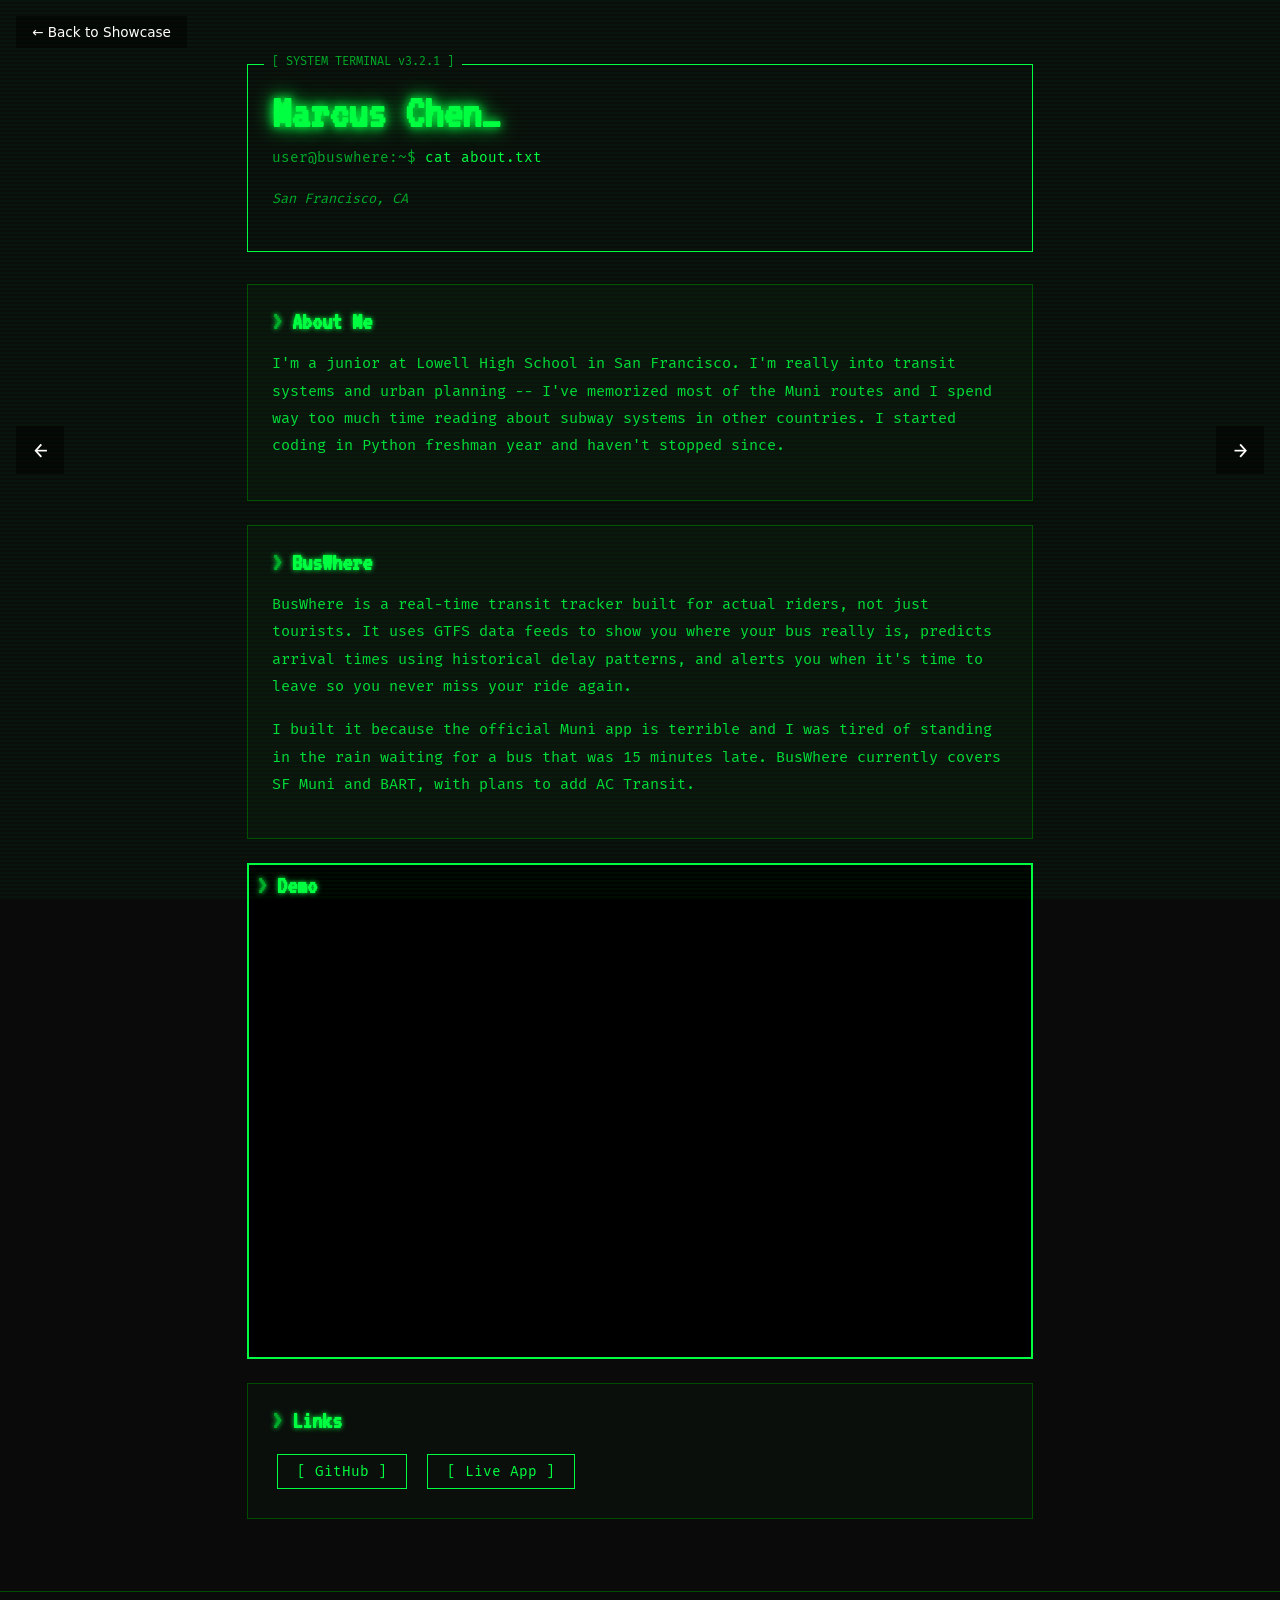
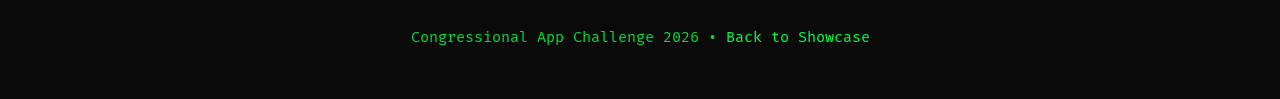
<file: sites/marcus-chen/index.html>
<!DOCTYPE html>
<html lang="en">
<head>
  <meta charset="UTF-8">
  <meta name="viewport" content="width=device-width, initial-scale=1.0">
  <title>BusWhere | Marcus Chen</title>
  <link rel="stylesheet" href="../../assets/css/shared.css">
  <style>
    @import url('https://fonts.googleapis.com/css2?family=VT323&family=Fira+Mono&display=swap');

    * { box-sizing: border-box; margin: 0; padding: 0; }

    body {
      font-family: 'Fira Mono', 'Courier New', monospace;
      color: #00ff41;
      background: #0a0a0a;
      min-height: 100vh;
      position: relative;
      overflow-x: hidden;
    }

    /* Scanline overlay */
    body::before {
      content: '';
      position: fixed;
      top: 0; left: 0; right: 0; bottom: 0;
      background: repeating-linear-gradient(
        0deg,
        transparent,
        transparent 2px,
        rgba(0, 255, 65, 0.03) 2px,
        rgba(0, 255, 65, 0.03) 4px
      );
      pointer-events: none;
      z-index: 1000;
    }

    /* CRT flicker */
    body::after {
      content: '';
      position: fixed;
      top: 0; left: 0; right: 0; bottom: 0;
      background: rgba(0, 255, 65, 0.015);
      pointer-events: none;
      z-index: 999;
      animation: flicker 0.15s infinite;
    }

    @keyframes flicker {
      0% { opacity: 0.27861; }
      5% { opacity: 0.34769; }
      10% { opacity: 0.23604; }
      15% { opacity: 0.90626; }
      20% { opacity: 0.18128; }
      25% { opacity: 0.83891; }
      30% { opacity: 0.65583; }
      35% { opacity: 0.67807; }
      40% { opacity: 0.26559; }
      45% { opacity: 0.84693; }
      50% { opacity: 0.96019; }
      55% { opacity: 0.08594; }
      60% { opacity: 0.20313; }
      65% { opacity: 0.71988; }
      70% { opacity: 0.53455; }
      75% { opacity: 0.37288; }
      80% { opacity: 0.71428; }
      85% { opacity: 0.70419; }
      90% { opacity: 0.7003; }
      95% { opacity: 0.36108; }
      100% { opacity: 0.24387; }
    }

    @keyframes blink {
      0%, 49% { opacity: 1; }
      50%, 100% { opacity: 0; }
    }

    @keyframes typing {
      from { width: 0; }
      to { width: 100%; }
    }

    .container {
      max-width: 850px;
      margin: 0 auto;
      padding: 4rem 2rem 3rem;
    }

    header {
      margin-bottom: 2rem;
      border: 1px solid #00ff41;
      padding: 1.5rem;
      position: relative;
    }

    header::before {
      content: '[ SYSTEM TERMINAL v3.2.1 ]';
      position: absolute;
      top: -0.7rem;
      left: 1rem;
      background: #0a0a0a;
      padding: 0 0.5rem;
      font-size: 0.75rem;
      color: #00aa2a;
    }

    header h1 {
      font-family: 'VT323', monospace;
      font-size: 3rem;
      color: #00ff41;
      text-shadow: 0 0 10px #00ff41, 0 0 20px #00ff41;
      margin-bottom: 0.5rem;
    }

    header h1::after {
      content: '_';
      animation: blink 1s step-end infinite;
    }

    .prompt {
      color: #00aa2a;
      font-size: 0.9rem;
    }

    .prompt span {
      color: #00ff41;
    }

    section {
      border: 1px solid #004d00;
      padding: 1.5rem;
      margin-bottom: 1.5rem;
      background: rgba(0, 255, 65, 0.02);
    }

    h2 {
      font-family: 'VT323', monospace;
      font-size: 1.6rem;
      color: #00ff41;
      margin-bottom: 1rem;
      text-shadow: 0 0 5px #00ff41;
    }

    h2::before {
      content: '> ';
      color: #00aa2a;
    }

    p {
      line-height: 1.8;
      margin-bottom: 1rem;
      font-size: 0.95rem;
      color: #00dd38;
    }

    .video {
      border: 2px solid #00ff41;
      padding: 0.5rem;
      background: #000;
    }

    .video iframe {
      width: 100%;
      aspect-ratio: 16 / 9;
      border: none;
      filter: saturate(0.5) brightness(0.9);
    }

    .video:hover iframe {
      filter: none;
    }

    .links a {
      display: inline-block;
      padding: 0.5rem 1.2rem;
      margin: 0.3rem;
      background: transparent;
      color: #00ff41;
      border: 1px solid #00ff41;
      text-decoration: none;
      font-family: 'Fira Mono', monospace;
      font-size: 0.9rem;
      transition: all 0.2s;
    }

    .links a:hover {
      background: #00ff41;
      color: #0a0a0a;
      box-shadow: 0 0 15px #00ff41;
    }

    .links a::before {
      content: '[ ';
    }

    .links a::after {
      content: ' ]';
    }

    footer {
      text-align: center;
      padding: 2rem;
      color: #004d00;
      font-size: 0.8rem;
      border-top: 1px solid #004d00;
    }

    footer a {
      color: #00ff41;
      text-decoration: none;
    }

    footer a:hover {
      text-shadow: 0 0 8px #00ff41;
    }

    .location {
      color: #00aa2a;
      font-size: 0.85rem;
      font-style: italic;
    }

    @media (max-width: 600px) {
      .container { padding: 3rem 1rem 2rem; }
      header h1 { font-size: 2rem; }
    }
  </style>
</head>
<body>
  <a href="../../" class="back-to-showcase">&larr; Back to Showcase</a>

  <div class="container">
    <header>
      <h1>Marcus Chen</h1>
      <p class="prompt">user@buswhere:~$ <span>cat about.txt</span></p>
      <p class="location">San Francisco, CA</p>
    </header>

    <section class="about">
      <h2>About Me</h2>
      <p>I'm a junior at Lowell High School in San Francisco. I'm really into transit systems and urban planning -- I've memorized most of the Muni routes and I spend way too much time reading about subway systems in other countries. I started coding in Python freshman year and haven't stopped since.</p>
    </section>

    <section class="app">
      <h2>BusWhere</h2>
      <p>BusWhere is a real-time transit tracker built for actual riders, not just tourists. It uses GTFS data feeds to show you where your bus really is, predicts arrival times using historical delay patterns, and alerts you when it's time to leave so you never miss your ride again.</p>
      <p>I built it because the official Muni app is terrible and I was tired of standing in the rain waiting for a bus that was 15 minutes late. BusWhere currently covers SF Muni and BART, with plans to add AC Transit.</p>
    </section>

    <section class="video">
      <h2>Demo</h2>
      <iframe
        src="https://www.youtube.com/embed/dQw4w9WgXcQ"
        title="BusWhere Demo Video"
        allow="accelerometer; autoplay; clipboard-write; encrypted-media; gyroscope; picture-in-picture"
        allowfullscreen>
      </iframe>
    </section>

    <section class="links">
      <h2>Links</h2>
      <a href="https://github.com">GitHub</a>
      <a href="https://example.com">Live App</a>
    </section>
  </div>

  <footer>
    <p>Congressional App Challenge 2026 &bull; <a href="../../">Back to Showcase</a></p>
  </footer>

  <script src="../../assets/js/nav.js" data-root="../../"></script>
</body>
</html>
</file>
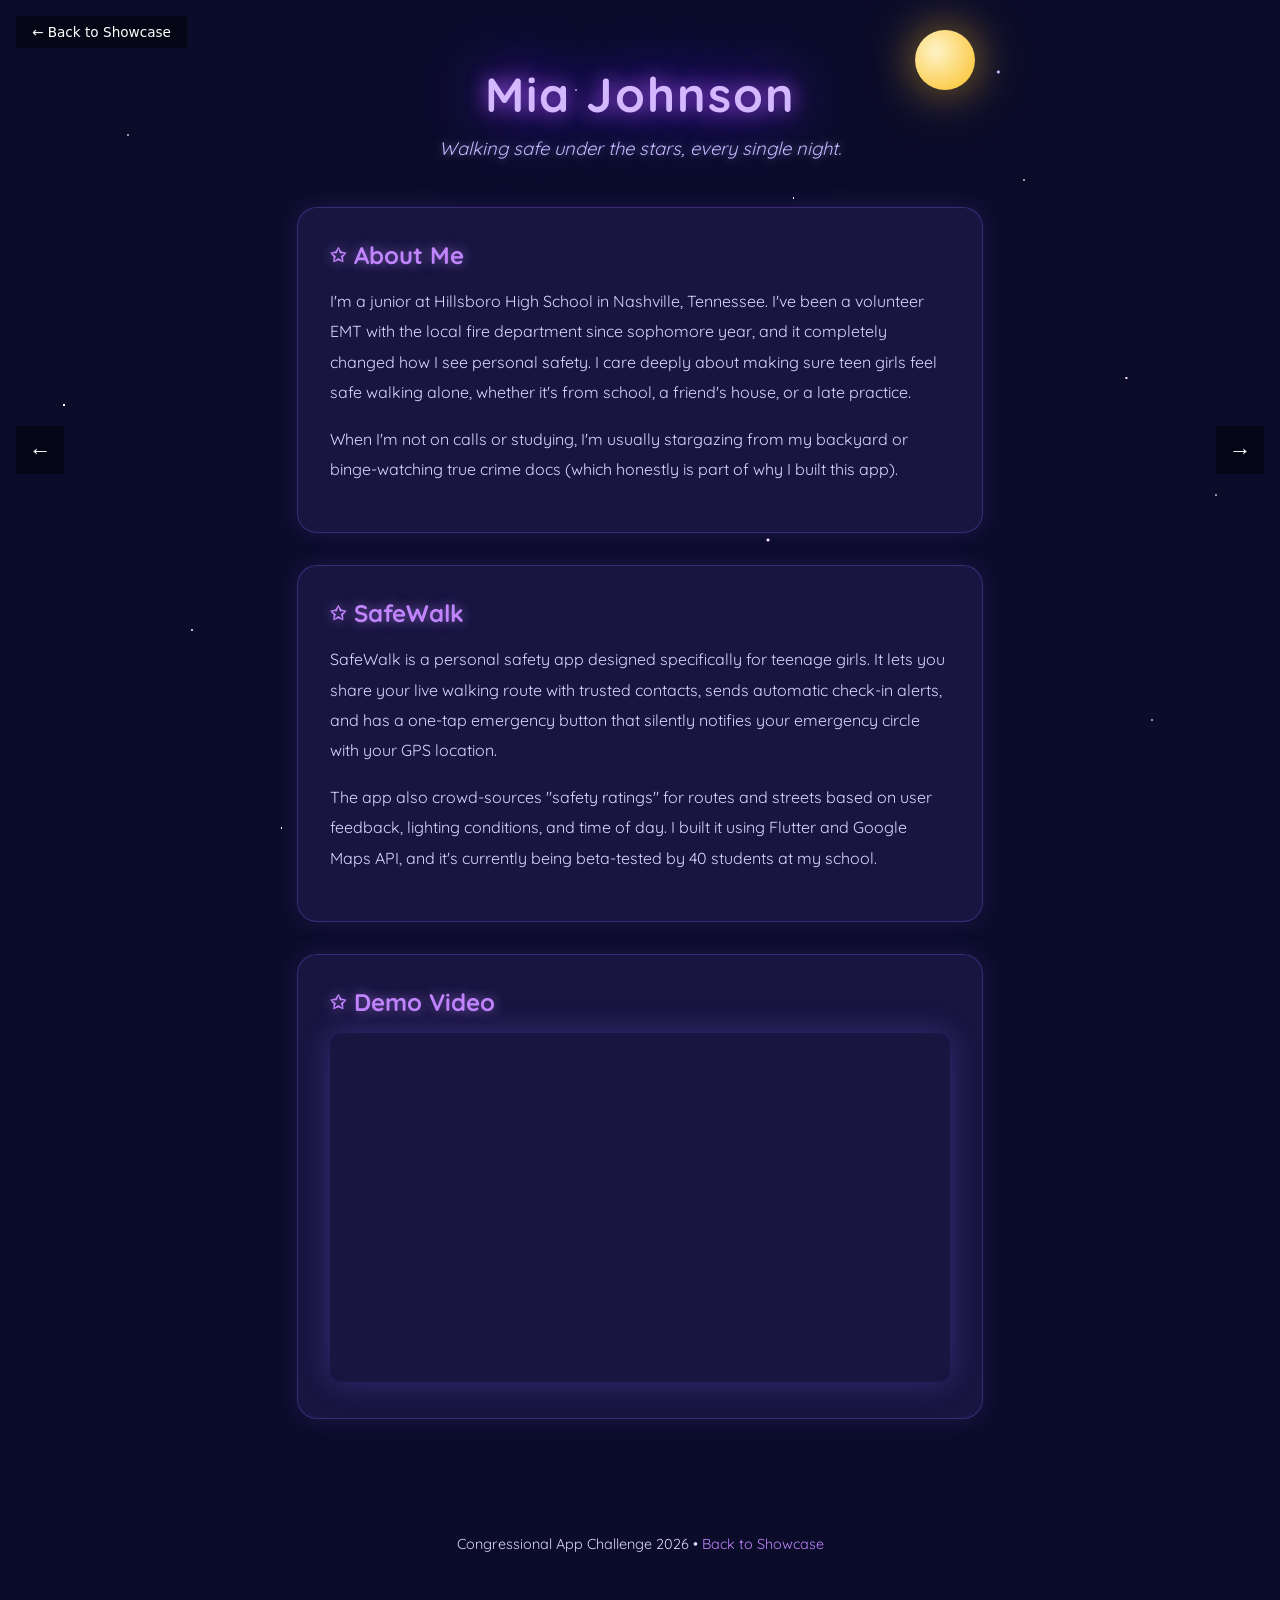
<file: sites/mia-johnson/index.html>
<!DOCTYPE html>
<html lang="en">
<head>
  <meta charset="UTF-8">
  <meta name="viewport" content="width=device-width, initial-scale=1.0">
  <title>SafeWalk | Mia Johnson</title>
  <link rel="stylesheet" href="../../assets/css/shared.css">
  <style>
    @import url('https://fonts.googleapis.com/css2?family=Quicksand:wght@400;600;700&display=swap');

    * { box-sizing: border-box; margin: 0; padding: 0; }

    body {
      font-family: 'Quicksand', sans-serif;
      color: #e0d6ff;
      background: #0b0c2a;
      min-height: 100vh;
      overflow-x: hidden;
      position: relative;
    }

    /* stars background */
    body::before {
      content: '';
      position: fixed;
      top: 0; left: 0; right: 0; bottom: 0;
      z-index: 0;
      background:
        radial-gradient(1px 1px at 10% 15%, #fff 50%, transparent 100%),
        radial-gradient(1.5px 1.5px at 25% 35%, #c9b3ff 50%, transparent 100%),
        radial-gradient(1px 1px at 45% 10%, #fff 50%, transparent 100%),
        radial-gradient(2px 2px at 60% 60%, #ffe4fb 50%, transparent 100%),
        radial-gradient(1px 1px at 80% 20%, #fff 50%, transparent 100%),
        radial-gradient(1.5px 1.5px at 15% 70%, #c9b3ff 50%, transparent 100%),
        radial-gradient(1px 1px at 90% 80%, #fff 50%, transparent 100%),
        radial-gradient(1px 1px at 35% 85%, #ffe4fb 50%, transparent 100%),
        radial-gradient(2px 2px at 70% 40%, #fff 50%, transparent 100%),
        radial-gradient(1px 1px at 50% 50%, #c9b3ff 50%, transparent 100%),
        radial-gradient(1.5px 1.5px at 5% 45%, #fff 50%, transparent 100%),
        radial-gradient(1px 1px at 95% 55%, #ffe4fb 50%, transparent 100%),
        radial-gradient(1px 1px at 22% 92%, #fff 50%, transparent 100%),
        radial-gradient(2px 2px at 78% 8%, #c9b3ff 50%, transparent 100%),
        radial-gradient(1px 1px at 42% 72%, #fff 50%, transparent 100%),
        radial-gradient(1.5px 1.5px at 88% 42%, #ffe4fb 50%, transparent 100%),
        radial-gradient(1px 1px at 62% 22%, #fff 50%, transparent 100%),
        radial-gradient(1px 1px at 33% 55%, #c9b3ff 50%, transparent 100%);
      pointer-events: none;
    }

    .container {
      max-width: 750px;
      margin: 0 auto;
      padding: 4rem 2rem 3rem;
      position: relative;
      z-index: 1;
    }

    header {
      text-align: center;
      margin-bottom: 2.5rem;
    }

    header h1 {
      font-size: 3rem;
      font-weight: 700;
      color: #d4b8ff;
      text-shadow: 0 0 20px #a855f7, 0 0 60px #7c3aed, 0 0 100px #6d28d9;
      letter-spacing: 2px;
      margin-bottom: 0.5rem;
    }

    header .tagline {
      font-size: 1.15rem;
      color: #c4b5fd;
      font-style: italic;
      text-shadow: 0 0 8px rgba(196, 181, 253, 0.5);
    }

    .section-card {
      background: rgba(30, 27, 75, 0.7);
      border: 1px solid rgba(139, 92, 246, 0.3);
      border-radius: 20px;
      padding: 2rem;
      margin-bottom: 2rem;
      backdrop-filter: blur(4px);
      box-shadow: 0 0 25px rgba(139, 92, 246, 0.15);
    }

    h2 {
      font-size: 1.5rem;
      color: #c084fc;
      margin-bottom: 1rem;
      text-shadow: 0 0 12px rgba(192, 132, 252, 0.6);
      display: flex;
      align-items: center;
      gap: 0.5rem;
    }

    h2::before {
      content: '\2729';
      font-size: 1.2rem;
    }

    p {
      line-height: 1.9;
      margin-bottom: 1rem;
      color: #ddd6fe;
    }

    .video iframe {
      width: 100%;
      aspect-ratio: 16 / 9;
      border: none;
      border-radius: 12px;
      box-shadow: 0 0 30px rgba(139, 92, 246, 0.3);
    }

    .moon {
      width: 60px;
      height: 60px;
      background: radial-gradient(circle at 35% 35%, #fef3c7, #fbbf24);
      border-radius: 50%;
      position: absolute;
      top: 30px;
      right: 40px;
      box-shadow: 0 0 40px rgba(251, 191, 36, 0.5), 0 0 80px rgba(251, 191, 36, 0.2);
    }

    footer {
      text-align: center;
      padding: 2rem;
      color: #7c7caf;
      font-size: 0.9rem;
      position: relative;
      z-index: 1;
    }

    footer a {
      color: #c084fc;
      text-decoration: none;
    }

    footer a:hover {
      text-shadow: 0 0 10px rgba(192, 132, 252, 0.6);
    }

    @media (max-width: 600px) {
      .container { padding: 3rem 1rem 2rem; }
      header h1 { font-size: 2rem; }
      .moon { width: 40px; height: 40px; top: 20px; right: 20px; }
    }
  </style>
</head>
<body>
  <a href="../../" class="back-to-showcase">&larr; Back to Showcase</a>

  <div class="container">
    <div class="moon"></div>

    <header>
      <h1>Mia Johnson</h1>
      <p class="tagline">Walking safe under the stars, every single night.</p>
    </header>

    <section class="section-card">
      <h2>About Me</h2>
      <p>I'm a junior at Hillsboro High School in Nashville, Tennessee. I've been a volunteer EMT with the local fire department since sophomore year, and it completely changed how I see personal safety. I care deeply about making sure teen girls feel safe walking alone, whether it's from school, a friend's house, or a late practice.</p>
      <p>When I'm not on calls or studying, I'm usually stargazing from my backyard or binge-watching true crime docs (which honestly is part of why I built this app).</p>
    </section>

    <section class="section-card">
      <h2>SafeWalk</h2>
      <p>SafeWalk is a personal safety app designed specifically for teenage girls. It lets you share your live walking route with trusted contacts, sends automatic check-in alerts, and has a one-tap emergency button that silently notifies your emergency circle with your GPS location.</p>
      <p>The app also crowd-sources "safety ratings" for routes and streets based on user feedback, lighting conditions, and time of day. I built it using Flutter and Google Maps API, and it's currently being beta-tested by 40 students at my school.</p>
    </section>

    <section class="section-card video">
      <h2>Demo Video</h2>
      <iframe
        src="https://www.youtube.com/embed/dQw4w9WgXcQ"
        title="SafeWalk Demo Video"
        allow="accelerometer; autoplay; clipboard-write; encrypted-media; gyroscope; picture-in-picture"
        allowfullscreen>
      </iframe>
    </section>
  </div>

  <footer>
    <p>Congressional App Challenge 2026 &bull; <a href="../../">Back to Showcase</a></p>
  </footer>

  <script src="../../assets/js/nav.js" data-root="../../"></script>
</body>
</html>
</file>
<file: assets/css/shared.css>
/* Shared styles for participant pages — keep this minimal */

:root {
  --hc-red: #ec3750;
  --hc-orange: #ff8c37;
  --hc-yellow: #f1c40f;
  --hc-green: #33d6a6;
  --hc-cyan: #5bc0de;
  --hc-blue: #338eda;
  --hc-purple: #a633d6;
  --hc-white: #ffffff;
  --hc-snow: #f9fafc;
  --hc-smoke: #e0e6ed;
  --hc-muted: #8492a6;
  --hc-slate: #3c4858;
  --hc-dark: #1f2d3d;
  --hc-darker: #121217;
}

/* Navigation arrows — injected by nav.js */
.nav-arrow {
  position: fixed;
  top: 50%;
  transform: translateY(-50%);
  z-index: 1000;
  display: flex;
  align-items: center;
  justify-content: center;
  width: 48px;
  height: 48px;
  background: rgba(0, 0, 0, 0.5);
  color: var(--hc-white);
  border-radius: 0;
  font-size: 1.4rem;
  text-decoration: none;
  transition: background 0.2s ease, transform 0.2s ease;
  cursor: pointer;
  user-select: none;
}

.nav-arrow:hover {
  background: var(--hc-red);
  transform: translateY(-50%) scale(1.1);
  text-decoration: none;
}

.nav-arrow.prev {
  left: 1rem;
}

.nav-arrow.next {
  right: 1rem;
}

/* Back to showcase link */
.back-to-showcase {
  position: fixed;
  top: 1rem;
  left: 1rem;
  z-index: 1000;
  display: inline-flex;
  align-items: center;
  gap: 0.4rem;
  padding: 0.5rem 1rem;
  background: rgba(0, 0, 0, 0.5);
  color: var(--hc-white);
  border-radius: 0;
  font-size: 0.85rem;
  font-family: system-ui, -apple-system, sans-serif;
  text-decoration: none;
  transition: background 0.2s ease;
}

.back-to-showcase:hover {
  background: var(--hc-red);
  text-decoration: none;
}

/* Responsive: adjust arrow size on mobile */
@media (max-width: 768px) {
  .nav-arrow {
    width: 40px;
    height: 40px;
    font-size: 1.2rem;
  }

  .back-to-showcase {
    font-size: 0.75rem;
    padding: 0.4rem 0.8rem;
  }
}
</file>
